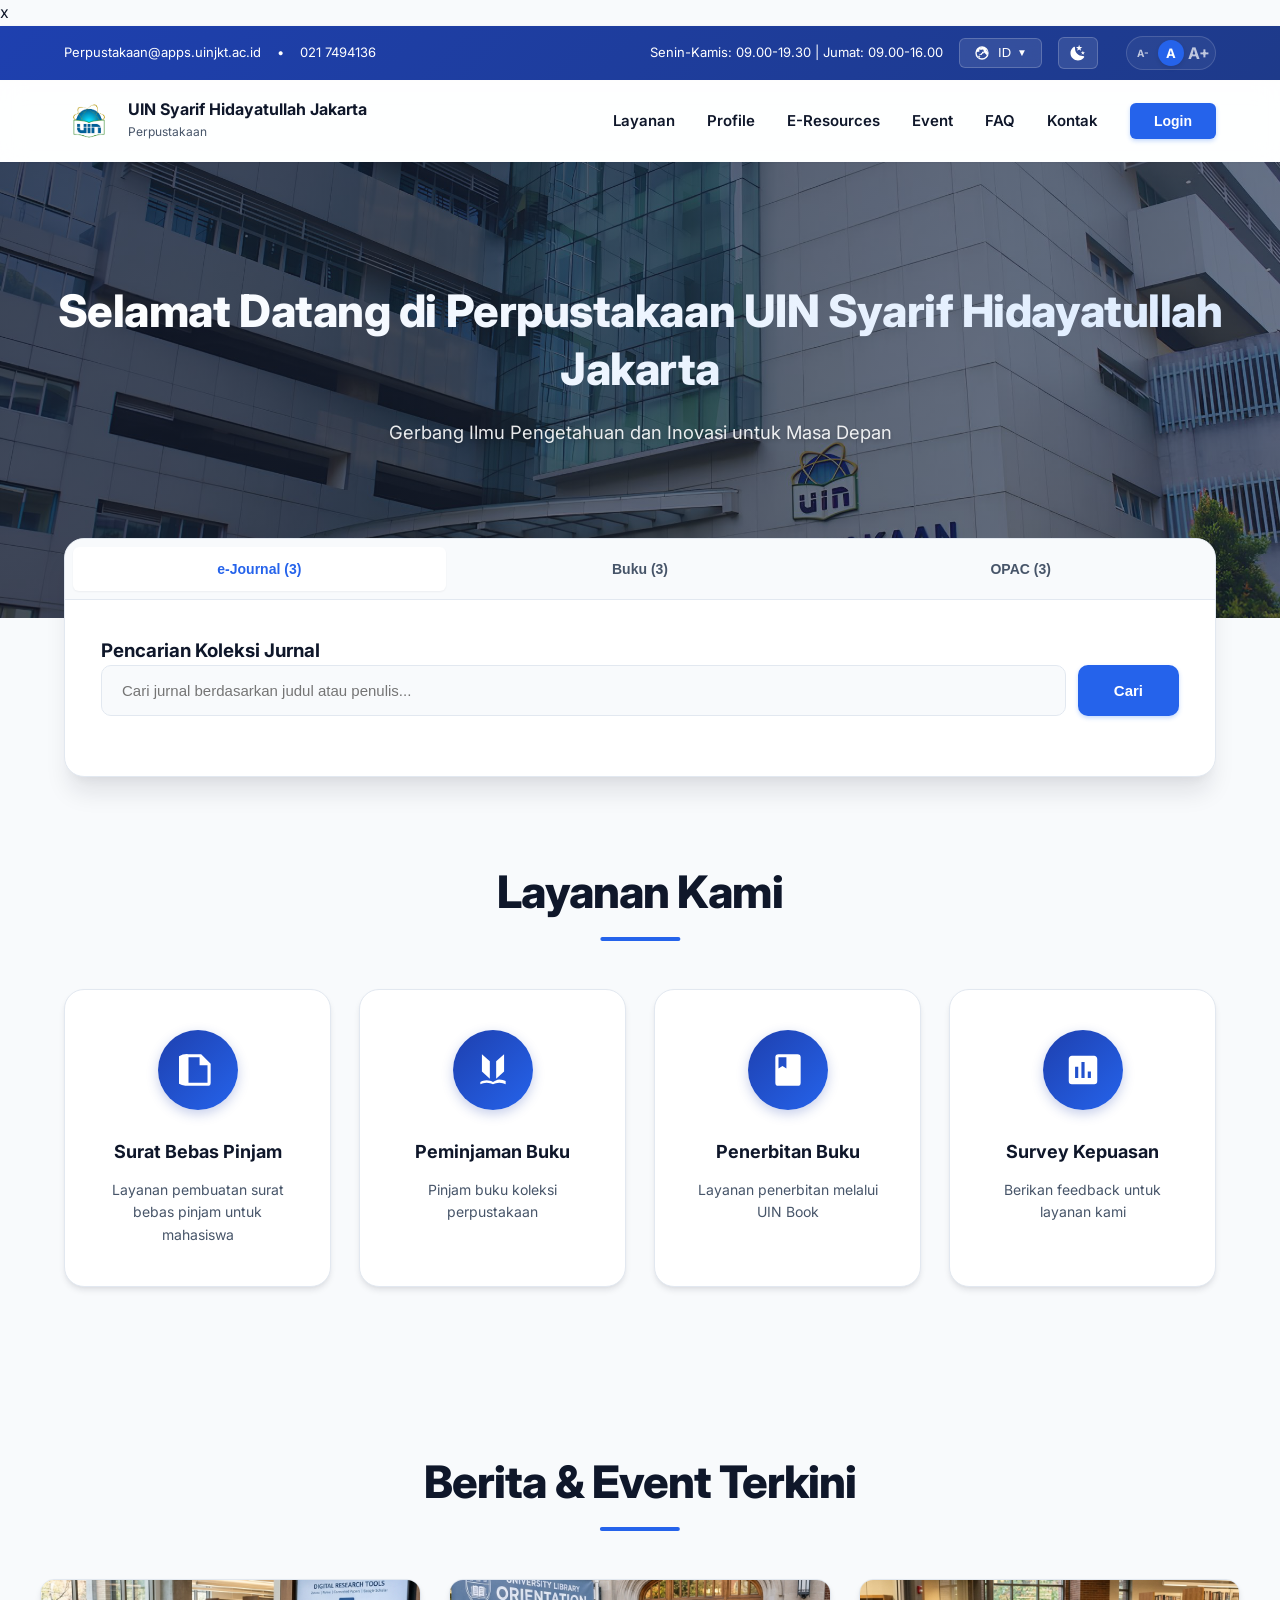
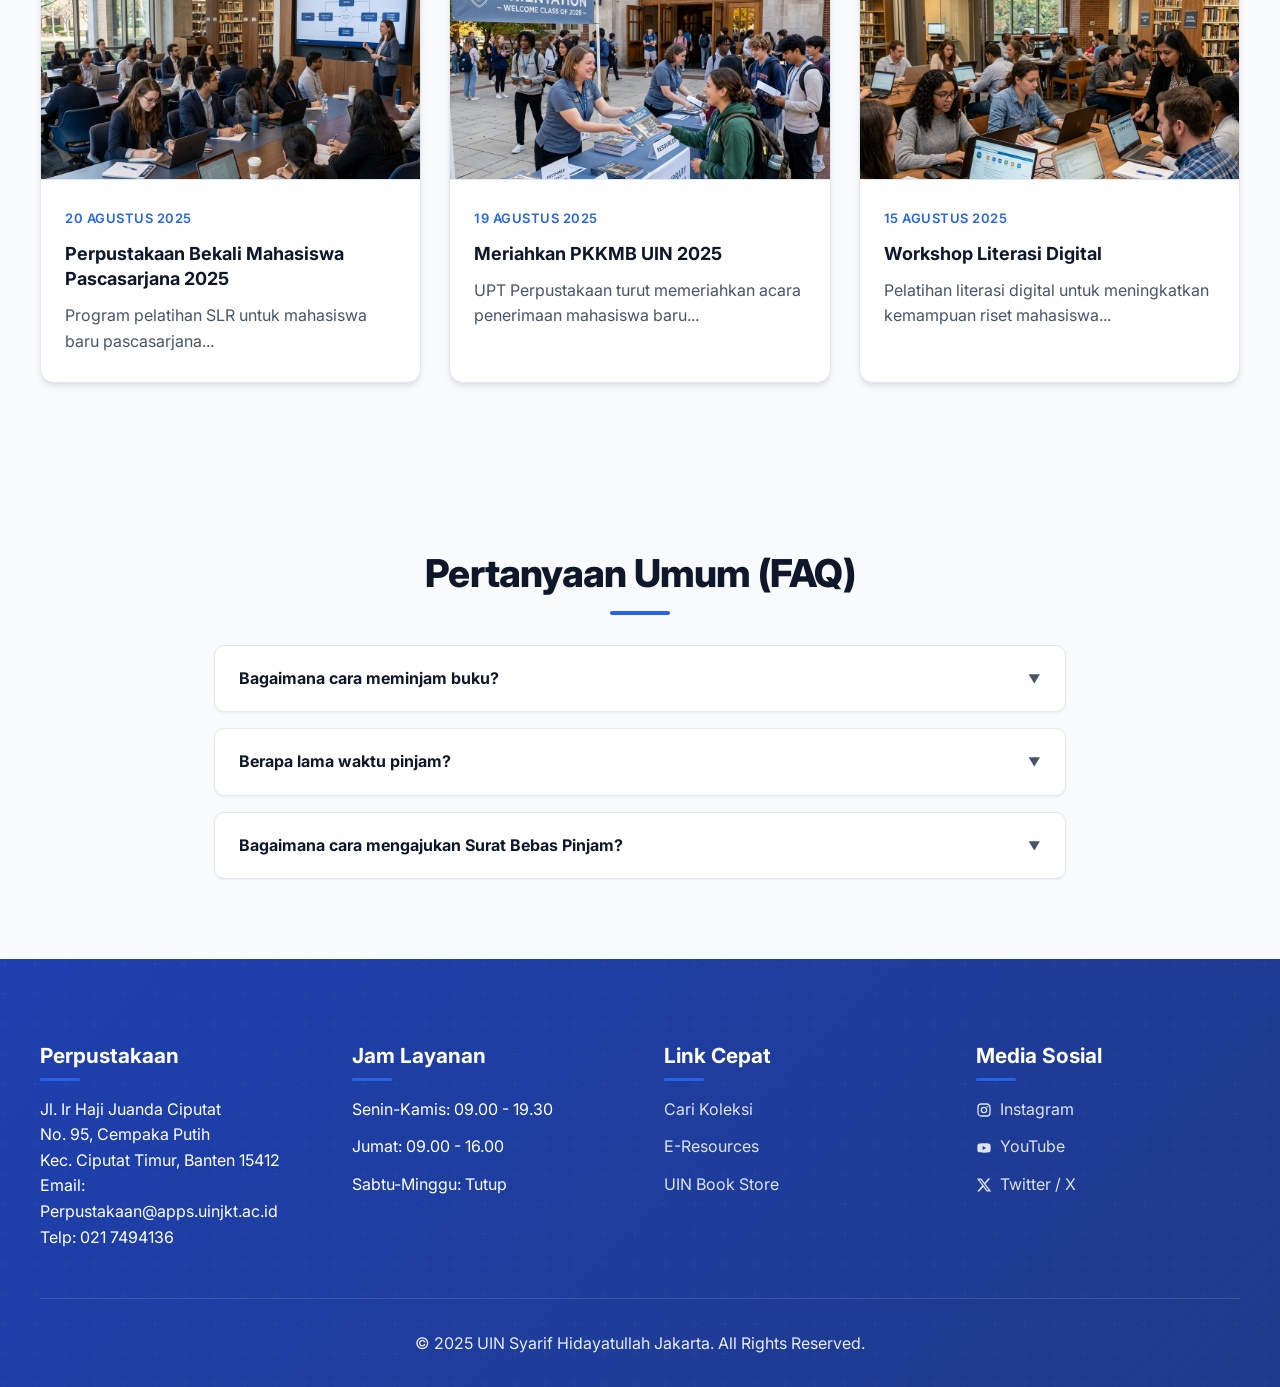
<file: index.html>
<!DOCTYPE html>
<html lang="id">
<head>
    <meta charset="UTF-8">
    <meta name="viewport" content="width=device-width, initial-scale=1.0">
    <meta name="description" content="Perpustakaan Utama UIN Syarif Hidayatullah Jakarta — pusat literasi, riset digital, dan akses koleksi buku, jurnal, serta e-resources terpadu.">
    <meta name="author" content="UIN Syarif Hidayatullah Jakarta">
    <meta name="theme-color" content="#1e40af">x
    <meta property="og:title" content="Perpustakaan UIN Syarif Hidayatullah Jakarta">
    <meta property="og:description" content="Pusat literasi dan riset digital — akses koleksi buku, jurnal, dan e-resources terpadu.">
    <meta property="og:type" content="website">
    <link rel="preconnect" href="https://fonts.googleapis.com">
    <link rel="preconnect" href="https://fonts.gstatic.com" crossorigin>
    <link href="https://fonts.googleapis.com/css2?family=Inter:wght@400;500;600;700;800;900&display=swap" rel="stylesheet">
    <link rel="stylesheet" href="style.css">
    <script src="script.js" defer></script>
    <title>Perpustakaan UIN Syarif Hidayatullah Jakarta</title>
</head>
<body>
    <!-- Top Bar -->
    <div class="top-bar">
        <div class="container">
            <div class="top-info">
                <span data-lang-key="top_email"><svg class="emote-icon" style="fill: currentColor; margin-right:6px; width: 16px; height: 16px; vertical-align: middle;" viewBox="0 0 24 24"><path d="M20,4H4C2.89,4 2,4.89 2,6V18A2,2 0 0,0 4,20H20A2,2 0 0,0 22,18V6C22,4.89 21.1,4 20,4M20,8L12,13L4,8V6L12,11L20,6V8Z"/></svg>Perpustakaan@apps.uinjkt.ac.id</span>
                <span>•</span>
                <span data-lang-key="top_phone"><svg class="emote-icon" style="fill: currentColor; margin-right:6px; width: 16px; height: 16px; vertical-align: middle;" viewBox="0 0 24 24"><path d="M6.62,10.79C8.06,13.62 10.38,15.94 13.21,17.38L15.41,15.18C15.69,14.9 16.08,14.82 16.43,14.93C17.55,15.3 18.75,15.5 20,15.5A1,1 0 0,1 21,16.5V20A1,1 0 0,1 20,21A17,17 0 0,1 3,4A1,1 0 0,1 4,3H7.5A1,1 0 0,1 8.5,4C8.5,5.25 8.7,6.45 9.07,7.57C9.18,7.92 9.1,8.31 8.82,8.59L6.62,10.79Z"/></svg>021 7494136</span>
            </div>
            <div class="top-schedule-lang">
                <span class="top-schedule" data-lang-key="top_schedule">Senin-Kamis: 09.00-19.30 | Jumat: 09.00-16.00</span>
                <div class="language-switcher">
                    <button class="lang-button" onclick="toggleLangDropdown()">
                        <svg class="icon-globe" viewBox="0 0 24 24" width="16" height="16" fill="currentColor" style="vertical-align: middle; margin-right: 2px;">
                            <path d="M12,2A10,10 0 0,0 2,12A10,10 0 0,0 12,22A10,10 0 0,0 22,12A10,10 0 0,0 12,2M12,4A8,8 0 0,1 20,12C20,13.09 19.78,14.14 19.38,15.11L14.5,10.23V9A2,2 0 0,0 12,7H9V5.5C9,4.67 9.89,4 11,4H12M4.26,14C4.1,13.36 4,12.7 4,12A8,8 0 0,1 12,4V6H10A2,2 0 0,0 8,8V10H6A2,2 0 0,0 4,12V14M6,17.75C6.3,16.7 7.07,15.86 8.08,15.42C8.61,15.19 9.22,15 10,15H11A1,1 0 0,0 12,14V13H13A2,2 0 0,0 15,11V9H17A2,2 0 0,0 19,7H19.5C19.82,8.5 20,10.19 20,12C20,13.2 19.82,14.36 19.5,15.46L14,10H12V12A2,2 0 0,0 10,14H8V16A2,2 0 0,0 9.87,17.75C8.36,18.84 6.64,18.84 5,17.75M12,20A8,8 0 0,1 12,4A8,8 0 0,1 12,20Z"/>
                        </svg>
                        <span id="currentLangText">ID</span>
                        <span style="font-size: 10px;">▼</span>
                    </button>
                    <div class="lang-dropdown" id="langDropdown">
                        <div class="lang-item active" data-lang="id" onclick="setLanguage('id', this)">Indonesia</div>
                        <div class="lang-item" data-lang="en" onclick="setLanguage('en', this)">English</div>
                    </div>
                </div>
                <!-- Dark Mode Toggle -->
                <button class="theme-toggle" onclick="toggleTheme()" aria-label="Toggle dark/light theme" data-lang-key-aria="theme_toggle_aria">
                    <svg class="icon-sun" viewBox="0 0 24 24" width="18" height="18" fill="currentColor"><path d="M12,7A5,5 0 0,1 17,12A5,5 0 0,1 12,17A5,5 0 0,1 7,12A5,5 0 0,1 12,7M12,9A3,3 0 0,0 9,12A3,3 0 0,0 12,15A3,3 0 0,0 15,12A3,3 0 0,0 12,9M12,2L14.39,5.42C13.65,5.15 12.84,5 12,5C11.16,5 10.35,5.15 9.61,5.42L12,2M3.34,7L7.5,6.65C6.9,7.16 6.36,7.78 5.93,8.5C5.5,9.22 5.25,9.97 5.11,10.73L3.34,7M3.36,17L5.12,13.23C5.26,14 5.53,14.78 5.95,15.5C6.37,16.22 6.91,16.82 7.5,17.35L3.36,17M20.65,7L18.88,10.73C18.74,9.97 18.47,9.22 18.05,8.5C17.63,7.78 17.1,7.16 16.5,6.65L20.65,7M20.64,17L16.5,17.35C17.09,16.82 17.63,16.22 18.05,15.5C18.47,14.78 18.74,14 18.88,13.23L20.64,17M12,22L9.59,18.56C10.33,18.83 11.14,19 12,19C12.82,19 13.63,18.83 14.37,18.56L12,22Z"/></svg>
                    <svg class="icon-moon" viewBox="0 0 24 24" width="18" height="18" fill="currentColor"><path d="M17.75,4.09L15.22,6.03L16.13,9.09L13.5,7.28L10.87,9.09L11.78,6.03L9.25,4.09L12.44,4L13.5,1L14.56,4L17.75,4.09M21.25,11L19.61,12.25L20.2,14.23L18.5,13.06L16.8,14.23L17.39,12.25L15.75,11L17.81,10.95L18.5,9L19.19,10.95L21.25,11M18.97,15.95C19.8,15.87 20.69,17.05 20.16,17.8C19.84,18.25 19.5,18.67 19.08,19.07C15.17,23 8.84,23 4.94,19.07C1.03,15.17 1.03,8.83 4.94,4.93C5.34,4.53 5.76,4.17 6.21,3.85C6.96,3.32 8.14,4.21 8.06,5.04C7.79,7.9 8.75,10.87 10.95,13.06C13.14,15.26 16.1,16.22 18.97,15.95Z"/></svg>
                </button>
                <!-- Accessibility Controls (Font Resizer Capsule) -->
                <div class="accessibility-controls-capsule">
                    <button class="access-btn" data-size="small" onclick="changeFontSize('small', this)" title="Teks Kecil" data-lang-key-title="access_small_title" data-lang-key-aria="access_small_title">A-</button>
                    <button class="access-btn active" data-size="medium" onclick="changeFontSize('medium', this)" title="Teks Normal" data-lang-key-title="access_medium_title" data-lang-key-aria="access_medium_title">A</button>
                    <button class="access-btn" data-size="large" onclick="changeFontSize('large', this)" title="Teks Besar" data-lang-key-title="access_large_title" data-lang-key-aria="access_large_title">A+</button>
                </div>
            </div>
        </div>
    </div>

    <!-- Header Navigation -->
    <header>
        <nav>
            <div class="logo-section" onclick="scrollToTop()">
                <div class="logo-mark"></div>
                <div>
                    <div class="logo-title">UIN Syarif Hidayatullah Jakarta</div>
                    <div class="logo-subtitle" data-lang-key="header_subtitle">Perpustakaan Utama</div>
                </div>
            </div>
            <!-- Mobile Menu Toggle -->
            <button class="mobile-menu-toggle" onclick="toggleMobileMenu()" aria-label="Toggle navigation menu" data-lang-key-aria="menu_toggle_aria">
                <svg viewBox="0 0 24 24" width="24" height="24" fill="currentColor">
                    <path d="M3 18h18v-2H3v2zm0-5h18v-2H3v2zm0-7v2h18V6H3z"/>
                </svg>
            </button>
            <ul class="nav-links">
                <li><a onclick="scrollToSection('layanan')" data-lang-key="nav_services">Layanan</a></li>
                <li><a onclick="openModal('profile')" data-lang-key="nav_profile">Profil</a></li>
                <li><a onclick="openModal('e-resources')" data-lang-key="nav_eresources">E-Resources</a></li>
                <li><a onclick="scrollToSection('event')" data-lang-key="nav_event">Event</a></li>
                <li><a onclick="scrollToSection('faq')" data-lang-key="nav_faq">FAQ</a></li>
                <li><a onclick="scrollToSection('kontak')" data-lang-key="nav_contact">Kontak</a></li>
                <li id="authButton">
                    <button class="btn-login" onclick="openModal('login')" data-lang-key="nav_login">Login</button>
                </li>
                <!-- Admin (Pustakawan) button appears after login when role is admin -->
                <li id="adminButton" style="display:none;">
                    <button class="btn-login" onclick="scrollToSection('search-section'); switchTab(4);" data-lang-key="nav_admin">Pustakawan</button>
                </li>
            </ul>
        </nav>
    </header>

    <!-- Hero Section -->
    <section class="hero">
        <div class="hero-overlay"></div>
        <div class="container">
            <h1 data-lang-key="hero_title">Selamat Datang di Perpustakaan UIN Syarif Hidayatullah Jakarta</h1>
            <p data-lang-key="hero_subtitle">Gerbang Ilmu Pengetahuan dan Inovasi untuk Masa Depan</p>
        </div>
    </section>

    <!-- Search Section -->
    <section class="search-section" id="search-section">
        <div class="search-tabs">
            <div class="tab-buttons">
                <button class="tab-btn active" data-tab="0" data-lang-key="tab_journal">e-Journal</button>
                <button class="tab-btn" data-tab="1" data-lang-key="tab_book">Buku</button>
                <button class="tab-btn" data-tab="2" data-lang-key="tab_opac">OPAC</button>
                <button class="tab-btn" id="collectionTab" data-tab="3" data-lang-key="nav_collections" style="display: none;">Koleksi</button>
                <button class="tab-btn" id="adminDataTab" data-tab="4" data-lang-key="tab_manage" style="display: none;">Kelola Data</button>
                <button class="tab-btn" id="adminUsersTab" data-tab="5" data-lang-key="tab_members" style="display: none;">Kelola Anggota</button>
            </div>

            <!-- Journal Tab -->
            <div class="tab-content active" data-content="1">
                <h3 class="tab-title" data-lang-key="search_journal_title">Pencarian Koleksi Jurnal</h3>
                <form class="search-form" data-type="journal">
                    <input type="text" data-lang-key-placeholder="search_journal_placeholder" placeholder="Cari jurnal berdasarkan judul atau penulis...">
                    <button type="submit" data-lang-key="search_button">Cari</button>
                </form>
                <div class="search-results" id="journalResults"></div>
            </div>

            <!-- Book Tab -->
            <div class="tab-content" data-content="2">
                <h3 class="tab-title" data-lang-key="search_book_title">Pencarian Buku</h3>
                <form class="search-form" data-type="book">
                    <input type="text" data-lang-key-placeholder="search_book_placeholder" placeholder="Cari buku berdasarkan judul atau penulis...">
                    <button type="submit" data-lang-key="search_button">Cari</button>
                </form>
                <div class="search-results" id="bookResults"></div>
            </div>

            <!-- OPAC Tab -->
            <div class="tab-content" data-content="3">
                <h3 class="tab-title" data-lang-key="search_opac_title">Pencarian Koleksi OPAC</h3>
                <form class="search-form" data-type="opac">
                    <input type="text" data-lang-key-placeholder="search_opac_placeholder" placeholder="Cari koleksi berdasarkan judul, penulis, atau nomor panggil...">
                    <button type="submit" data-lang-key="search_button">Cari</button>
                </form>
                <div class="search-results" id="opacResults"></div>
            </div>

            <!-- Collection Tab -->
            <div class="tab-content" data-content="4">
                <h3 class="tab-title" data-lang-key="modal_collections_title">Seluruh Koleksi Perpustakaan</h3>
                <div class="auth-tabs">
                    <button class="auth-tab active" onclick="filterCollection('all', this)" data-lang-key="collection_all">Semua</button>
                    <button class="auth-tab" onclick="filterCollection('journal', this)" data-lang-key="collection_journal">Jurnal</button>
                    <button class="auth-tab" onclick="filterCollection('book', this)" data-lang-key="collection_book">Buku</button>
                    <button class="auth-tab" onclick="filterCollection('opac', this)" data-lang-key="collection_opac">OPAC</button>
                </div>
                <div id="collectionListContainer" class="manage-grid"></div>
            </div>

            <!-- Admin Data Tab -->
            <div class="tab-content" id="adminDataTabContent" data-content="5">
                <h3 class="tab-title" data-lang-key="manage_title">Kelola Data Pustakawan</h3>
                <p class="muted" data-lang-key="manage_subtitle" style="margin-bottom: 24px;">Tambah, edit, atau hapus data jurnal, buku, dan OPAC.</p>
                
                <!-- Sub-tabs bar for Kelola Data -->
                <div class="sub-tabs" style="margin-bottom: 24px;">
                    <button class="sub-tab-btn active" onclick="switchSubTab('daftar', this)" data-lang-key="manage_tab_list">Daftar Koleksi</button>
                    <button class="sub-tab-btn" onclick="switchSubTab('add-journal', this)" data-lang-key="manage_add_journal">Tambah Jurnal</button>
                    <button class="sub-tab-btn" onclick="switchSubTab('add-book', this)" data-lang-key="manage_add_book">Tambah Buku</button>
                    <button class="sub-tab-btn" onclick="switchSubTab('add-opac', this)" data-lang-key="manage_add_opac">Tambah OPAC</button>
                </div>

                <!-- Sub Tab: Daftar Koleksi -->
                <div id="subTab-daftar" class="sub-tab-content active">
                    <div class="manage-card" style="max-width: 100%;">
                        <div style="display: flex; justify-content: space-between; align-items: center; flex-wrap: wrap; gap: 12px; margin-bottom: 20px; border-bottom: 1px solid var(--border-color); padding-bottom: 15px;">
                            <h4 data-lang-key="manage_current_data" style="margin: 0; font-weight: 700; color: var(--text-dark);">Data Koleksi Saat Ini</h4>
                            <div class="button-group" style="display: flex; gap: 8px; flex-wrap: wrap; margin: 0;">
                                <button class="btn-secondary" onclick="exportData()" data-lang-key="button_export" style="margin: 0; padding: 10px 16px; font-size: 13px;">Ekspor JSON</button>
                                <button class="btn-secondary" onclick="loadDemoData(); renderDataLists();" data-lang-key="button_load_demo" style="margin: 0; padding: 10px 16px; font-size: 13px;">Muat Demo</button>
                                <button class="btn-danger" onclick="clearAllData(); renderDataLists();" data-lang-key="button_clear_all" style="margin: 0; padding: 10px 16px; font-size: 13px;">Hapus Semua</button>
                            </div>
                        </div>
                        <div id="dataLists" class="data-list"></div>
                    </div>
                </div>

                <!-- Sub Tab: Add Journal -->
                <div id="subTab-add-journal" class="sub-tab-content">
                    <div class="manage-card manage-form-container">
                        <h4 data-lang-key="manage_add_journal" style="border-bottom: 1px solid var(--border-color); padding-bottom: 15px; margin-bottom: 20px;">Tambah Jurnal Baru</h4>
                        <form onsubmit="handleAddJournal(event)">
                            <div class="form-group">
                                <label data-lang-key="form_title">Judul *</label>
                                <input type="text" name="title" required>
                            </div>
                            <div class="form-group">
                                <label data-lang-key="form_author">Penulis *</label>
                                <input type="text" name="author" required>
                            </div>
                            <div class="form-row">
                                <div class="form-group">
                                    <label data-lang-key="form_year">Tahun</label>
                                    <input type="number" name="year" min="1000" max="2027">
                                </div>
                                <div class="form-group">
                                    <label>ISSN</label>
                                    <input type="text" name="issn">
                                </div>
                            </div>
                            <div class="form-group">
                                <label data-lang-key="form_description">Deskripsi</label>
                                <textarea name="description"></textarea>
                            </div>
                            <button type="submit" class="btn-primary" data-lang-key="button_save_journal" style="width: 100%; margin-top: 10px;">Simpan Jurnal</button>
                        </form>
                    </div>
                </div>

                <!-- Sub Tab: Add Book -->
                <div id="subTab-add-book" class="sub-tab-content">
                    <div class="manage-card manage-form-container">
                        <h4 data-lang-key="manage_add_book" style="border-bottom: 1px solid var(--border-color); padding-bottom: 15px; margin-bottom: 20px;">Tambah Buku Baru</h4>
                        <form onsubmit="handleAddBook(event)">
                            <div class="form-group">
                                <label data-lang-key="form_title">Judul *</label>
                                <input type="text" name="title" required>
                            </div>
                            <div class="form-group">
                                <label data-lang-key="form_author">Penulis *</label>
                                <input type="text" name="author" required>
                            </div>
                            <div class="form-row">
                                <div class="form-group">
                                    <label data-lang-key="form_year">Tahun</label>
                                    <input type="number" name="year" min="1000" max="2027">
                                </div>
                                <div class="form-group">
                                    <label>ISBN</label>
                                    <input type="text" name="isbn">
                                </div>
                            </div>
                            <div class="form-row">
                                <div class="form-group">
                                    <label data-lang-key="form_pages">Halaman</label>
                                    <input type="number" name="pages">
                                </div>
                                <div class="form-group">
                                    <label data-lang-key="form_available">Ketersediaan</label>
                                    <input type="number" name="available" min="0" value="1">
                                </div>
                            </div>
                            <div class="form-group">
                                <label data-lang-key="form_description">Deskripsi</label>
                                <textarea name="description"></textarea>
                            </div>
                            <button type="submit" class="btn-primary" data-lang-key="button_save_book" style="width: 100%; margin-top: 10px;">Simpan Buku</button>
                        </form>
                    </div>
                </div>

                <!-- Sub Tab: Add OPAC -->
                <div id="subTab-add-opac" class="sub-tab-content">
                    <div class="manage-card manage-form-container">
                        <h4 data-lang-key="manage_add_opac" style="border-bottom: 1px solid var(--border-color); padding-bottom: 15px; margin-bottom: 20px;">Tambah OPAC Baru</h4>
                        <form onsubmit="handleAddOpac(event)">
                            <div class="form-group">
                                <label data-lang-key="form_title">Judul *</label>
                                <input type="text" name="title" required>
                            </div>
                            <div class="form-group">
                                <label data-lang-key="form_author">Penulis *</label>
                                <input type="text" name="author" required>
                            </div>
                            <div class="form-group">
                                <label data-lang-key="form_call_number">Nomor Panggil</label>
                                <input type="text" name="call_number">
                            </div>
                            <div class="form-row">
                                <div class="form-group">
                                    <label data-lang-key="form_year">Tahun</label>
                                    <input type="number" name="year" min="1000" max="2027">
                                </div>
                                <div class="form-group">
                                    <label data-lang-key="form_copies">Eksemplar</label>
                                    <input type="number" name="copies" min="0" value="1">
                                </div>
                            </div>
                            <div class="form-group">
                                <label data-lang-key="form_status">Status</label>
                                <select name="status">
                                    <option value="Tersedia" data-lang-key="status_available">Tersedia</option>
                                    <option value="Dipinjam" data-lang-key="status_borrowed">Dipinjam</option>
                                </select>
                            </div>
                            <div class="form-group">
                                <label data-lang-key="form_description">Deskripsi</label>
                                <textarea name="description"></textarea>
                            </div>
                            <button type="submit" class="btn-primary" data-lang-key="button_save_opac" style="width: 100%; margin-top: 10px;">Simpan OPAC</button>
                        </form>
                    </div>
                </div>
            </div>

            <!-- Admin Members Tab -->
            <div class="tab-content" id="adminUsersTabContent" data-content="6">
                <h3 class="tab-title" data-lang-key="manage_users_title">Manajemen Pengguna</h3>
                <p class="muted" data-lang-key="manage_users_subtitle" style="margin-bottom: 24px;">Kelola akses, pendaftaran, dan peran untuk pengguna perpustakaan.</p>
                <div class="manage-card" style="max-width: 100%;">
                    <h4 data-lang-key="manage_users_list" style="margin-bottom: 15px;">Daftar Anggota / Pengguna</h4>
                    <div id="userListContainer" class="data-list"></div>
                </div>
            </div>
        </div>
    </section>

    <!-- Services Section -->
    <section class="quick-access" id="layanan">
        <h2 data-lang-key="services_title">Layanan Kami</h2>
        <div class="service-grid">
            <div class="service-card" data-service="bebas-pinjam">
                <div class="service-icon">
                    <svg viewBox="0 0 24 24" style="width: 38px; height: 38px; fill: white;"><path d="M14,2H6A2,2 0 0,0 4,22H18A2,2 0 0,0 20,20V8L14,2M18,20H6V4H13V9H18V20Z"/></svg>
                </div>
                <h3 data-lang-key="service_bebas_pinjam_title">Surat Bebas Pinjam</h3>
                <p data-lang-key="service_bebas_pinjam_desc">Layanan pembuatan surat bebas pinjam secara online.</p>
            </div>

            <div class="service-card" data-service="peminjaman">
                <div class="service-icon">
                    <svg viewBox="0 0 24 24" style="width: 38px; height: 38px; fill: white;"><path d="M19,2L14,6.5v11L19,13V2m-9,4.5L5,2v11l5,4.5V6.5m10,12.5c-1-.5-2.5-1-4-1s-3,1-4,1.5c-1-.5-2.5-1-4-1s-3,.5-4,1v1.5c1-.5 2.5-1 4-1s3,.5 4,1c1-.5 2.5-1 4-1s3,.5 4,1V19z"/></svg>
                </div>
                <h3 data-lang-key="service_peminjaman_title">Peminjaman Buku</h3>
                <p data-lang-key="service_peminjaman_desc">Akses ribuan koleksi buku fisik perpustakaan.</p>
            </div>

            <div class="service-card" data-service="penerbitan">
                <div class="service-icon">
                    <svg viewBox="0 0 24 24" style="width: 38px; height: 38px; fill: white;"><path d="M18,22A2,2 0 0,0 20,20V4A2,2 0 0,0 18,2H6A2,2 0 0,0 4,4V20A2,2 0 0,0 6,22H18M6,4H11V11L8.5,9.5L6,11V4z"/></svg>
                </div>
                <h3 data-lang-key="service_penerbitan_title">Penerbitan Buku</h3>
                <p data-lang-key="service_penerbitan_desc">Dukungan publikasi ilmiah dan penerbitan buku.</p>
            </div>

            <div class="service-card" data-service="survey">
                <div class="service-icon">
                    <svg viewBox="0 0 24 24" style="width: 38px; height: 38px; fill: white;"><path d="M19,3H5C3.89,3 3,3.89 3,5V19A2,2 0 0,0 5,21H19A2,2 0 0,0 21,19V5C21,3.89 20.1,3 19,3M9,17H7V10H9V17M13,17H11V7H13V17M17,17H15V13H17V17Z"/></svg>
                </div>
                <h3 data-lang-key="service_survey_title">Survey Kepuasan</h3>
                <p data-lang-key="service_survey_desc">Berikan feedback untuk kualitas layanan kami.</p>
            </div>
        </div>
    </section>

    <!-- News Section -->
    <section class="news-section" id="event">
        <div class="news-container">
            <h2 data-lang-key="news_title">Berita & Event Terkini</h2>
            <div class="news-grid">
                <div class="news-card" data-news="news-1">
                    <div class="news-icon">
                        <img src="news_riset_event.png" alt="Literasi Riset Pascasarjana 2025">
                    </div>
                    <div class="news-content">
                        <div class="news-date">20 Agustus 2025</div>
                        <h3 data-lang-key="news_1_title">Literasi Riset Pascasarjana 2025</h3>
                        <p data-lang-key="news_1_desc">Pelatihan intensif literasi informasi bagi mahasiswa baru.</p>
                    </div>
                </div>

                <div class="news-card" data-news="news-2">
                    <div class="news-icon">
                        <img src="news_pkkmb_event.png" alt="Kemeriahan PKKMB UIN 2025">
                    </div>
                    <div class="news-content">
                        <div class="news-date">19 Agustus 2025</div>
                        <h3 data-lang-key="news_2_title">Kemeriahan PKKMB UIN 2025</h3>
                        <p data-lang-key="news_2_desc">Perpustakaan menyambut generasi baru literat UIN Jakarta.</p>
                    </div>
                </div>

                <div class="news-card" data-news="news-3">
                    <div class="news-icon">
                        <img src="news_workshop_event.png" alt="Workshop E-Resources">
                    </div>
                    <div class="news-content">
                        <div class="news-date">15 Agustus 2025</div>
                        <h3 data-lang-key="news_3_title">Workshop E-Resources</h3>
                        <p data-lang-key="news_3_desc">Optimalisasi penggunaan database jurnal internasional.</p>
                    </div>
                </div>
            </div>
        </div>
    </section>

    <!-- FAQ Section -->
    <section class="faq-section" id="faq">
        <h2 data-lang-key="faq_title">Pertanyaan Umum (FAQ)</h2>
        <div class="faq-accordion">
            <div class="faq-item" tabindex="0" role="button" aria-expanded="false">
                <h4 class="faq-question" data-lang-key="faq_q1">Bagaimana cara meminjam buku?</h4>
                <div class="faq-answer" hidden>
                    <p data-lang-key="faq_a1">Login, cari buku, klik "Pinjam Buku Ini", isi formulir, dan konfirmasi. Maksimum 3 buku untuk mahasiswa, 5 buku untuk dosen.</p>
                </div>
            </div>
            <div class="faq-item" tabindex="0" role="button" aria-expanded="false">
                <h4 class="faq-question" data-lang-key="faq_q2">Berapa lama waktu pinjam?</h4>
                <div class="faq-answer" hidden>
                    <p data-lang-key="faq_a2">Mahasiswa: 7 hari, Dosen: 14 hari. Dapat diperpanjang dengan mengajukan permohonan.</p>
                </div>
            </div>
            <div class="faq-item" tabindex="0" role="button" aria-expanded="false">
                <h4 class="faq-question" data-lang-key="faq_q3">Bagaimana cara mengajukan Surat Bebas Pinjam?</h4>
                <div class="faq-answer" hidden>
                    <p data-lang-key="faq_a3">Masuk ke profil, pilih tab "Pengajuan Saya", pilih "Surat Bebas Pinjam" dan ikuti instruksi. Diterima setelah tidak ada pinjaman aktif.</p>
                </div>
            </div>
        </div>
    </section>

    <!-- Footer -->
    <footer id="kontak">
        <div class="footer-container">
            <div class="footer-section">
                <h3 data-lang-key="footer_library">Perpustakaan Utama</h3>
                <p data-lang-key="footer_address">Jl. Ir Haji Juanda Ciputat No. 95,<br>Kec. Ciputat Timur, Banten 15412</p>
                <p class="footer-contact">
                    Email: Perpustakaan@apps.uinjkt.ac.id<br>
                    Telp: 021 7494136
                </p>
            </div>

            <div class="footer-section">
                <h3 data-lang-key="footer_service_hours">Jam Layanan</h3>
                <ul>
                    <li data-lang-key="footer_schedule_mon_thu">Senin-Kamis: 09.00 - 19.30</li>
                    <li data-lang-key="footer_schedule_fri">Jumat: 09.00 - 16.00</li>
                    <li data-lang-key="footer_schedule_weekend">Sabtu-Minggu: Tutup</li>
                </ul>
            </div>

            <div class="footer-section">
                <h3 data-lang-key="footer_quick_links">Tautan Cepat</h3>
                <ul>
                    <li><a href="#" onclick="scrollToSection('search-section');" data-lang-key="nav_opac">Cari Koleksi</a></li>
                    <li><a href="#" onclick="openModal('e-resources'); return false;" data-lang-key="footer_quick_eresources">E-Resources</a></li>
                    <li><a href="#" onclick="openModal('penerbitan'); return false;" data-lang-key="footer_quick_book">UIN Book Store</a></li>
                </ul>
            </div>

            <div class="footer-section">
                <h3 data-lang-key="footer_social_media">Media Sosial</h3>
                <ul>
                    <li><a href="https://www.instagram.com/uinjktofficial/" target="_blank" rel="noopener noreferrer"><svg viewBox="0 0 24 24" width="16" height="16" fill="currentColor" style="vertical-align: middle; margin-right: 8px;"><path d="M7.8,2H16.2C19.4,2 22,4.6 22,7.8V16.2A5.8,5.8 0 0,1 16.2,22H7.8C4.6,22 2,19.4 2,16.2V7.8A5.8,5.8 0 0,1 7.8,2M7.6,4A3.6,3.6 0 0,0 4,7.6V16.4C4,18.39 5.61,20 7.6,20H16.4A3.6,3.6 0 0,0 20,16.4V7.6C20,5.61 18.39,4 16.4,4H7.6M17.25,5.5A1.25,1.25 0 0,1 18.5,6.75A1.25,1.25 0 0,1 17.25,8A1.25,1.25 0 0,1 16,6.75A1.25,1.25 0 0,1 17.25,5.5M12,7A5,5 0 0,1 17,12A5,5 0 0,1 12,17A5,5 0 0,1 7,12A5,5 0 0,1 12,7M12,9A3,3 0 0,0 9,12A3,3 0 0,0 12,15A3,3 0 0,0 15,12A3,3 0 0,0 12,9Z"/></svg>Instagram</a></li>
                    <li><a href="https://www.youtube.com/@uinjktofficial/featured" target="_blank" rel="noopener noreferrer"><svg viewBox="0 0 24 24" width="16" height="16" fill="currentColor" style="vertical-align: middle; margin-right: 8px;"><path d="M10,15L15.19,12L10,9V15M21.56,7.17C21.69,7.64 21.78,8.27 21.84,9.07C21.91,9.87 21.94,10.56 21.94,11.16L22,12C22,14.19 21.84,15.8 21.56,16.83C21.31,17.73 20.73,18.31 19.83,18.56C19.36,18.69 18.5,18.78 17.18,18.84C15.88,18.91 14.69,18.94 13.59,18.94L12,19C7.81,19 5.2,18.84 4.17,18.56C3.27,18.31 2.69,17.73 2.44,16.83C2.31,16.36 2.22,15.73 2.16,14.93C2.09,14.13 2.06,13.44 2.06,12.84L2,12C2,9.81 2.16,8.2 2.44,7.17C2.69,6.27 3.27,5.69 4.17,5.44C4.64,5.31 5.5,5.22 6.82,5.16C8.12,5.09 9.31,5.06 10.41,5.06L12,5C16.19,5 18.8,5.16 19.83,5.44C20.73,5.69 21.31,6.27 21.56,7.17Z"/></svg>YouTube</a></li>
                    <li><a href="https://x.com/uinjktofficial" target="_blank" rel="noopener noreferrer"><svg viewBox="0 0 24 24" width="16" height="16" fill="currentColor" style="vertical-align: middle; margin-right: 8px;"><path d="M18.244 2.25h3.308l-7.227 8.26 8.502 11.24H16.17l-5.214-6.817L4.99 21.75H1.68l7.73-8.835L1.254 2.25H8.08l4.713 6.231zm-1.161 17.52h1.833L7.084 4.126H5.117z"/></svg>Twitter / X</a></li>
                </ul>
            </div>
        </div>

        <div class="footer-bottom">
            <p data-lang-key="footer_copyright">© 2025 UIN Syarif Hidayatullah Jakarta. Member of Indonesia OneSearch.</p>
        </div>
    </footer>

    <!-- Modal -->
    <div id="modal" class="modal">
        <div class="modal-content">
            <div class="modal-header">
                <h2 id="modalTitle">Judul Modal</h2>
                <button class="close-btn" id="closeModalBtn" aria-label="Tutup modal" data-lang-key-aria="modal_close_aria">×</button>
            </div>
            <div id="modalBody"></div>
        </div>
    </div>

    <!-- Toast Container -->
    <div class="toast-container"></div>
</body>
</html>
</file>
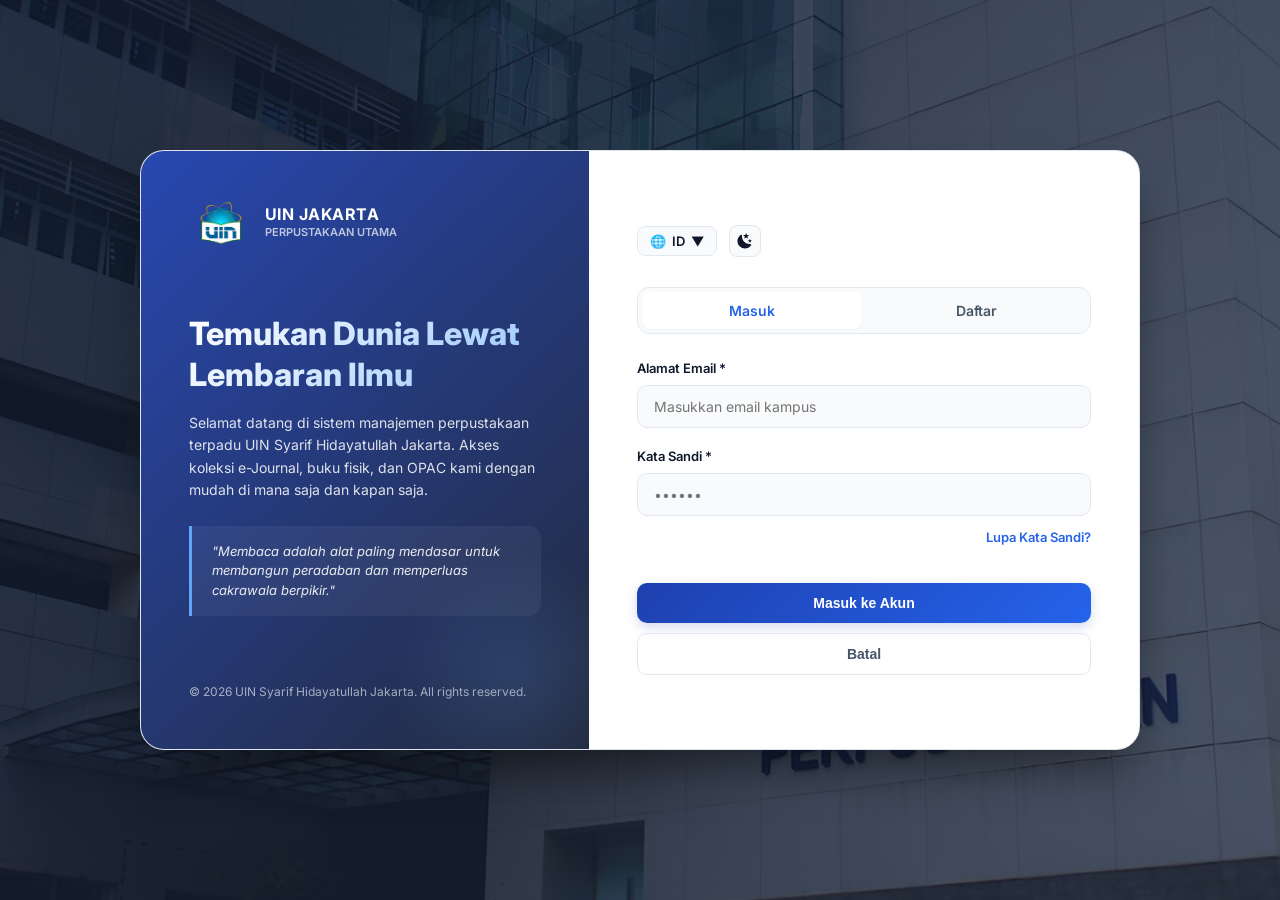
<file: login.html>
<!DOCTYPE html>
<html lang="id">
<head>
    <meta charset="UTF-8">
    <meta name="viewport" content="width=device-width, initial-scale=1.0">
    <meta name="description" content="Masuk ke Akun Perpustakaan Utama UIN Syarif Hidayatullah Jakarta.">
    <link rel="preconnect" href="https://fonts.googleapis.com">
    <link rel="preconnect" href="https://fonts.gstatic.com" crossorigin>
    <link href="https://fonts.googleapis.com/css2?family=Inter:wght@400;500;600;700;800&display=swap" rel="stylesheet">
    <link rel="stylesheet" href="style.css">
    <title data-lang-key="title_login">Masuk - Perpustakaan UIN Jakarta</title>
    <style>
        :root {
            --glass-bg: rgba(255, 255, 255, 0.85);
            --glass-border: rgba(226, 232, 240, 0.8);
        }
        
        [data-theme=dark] {
            --glass-bg: rgba(21, 31, 50, 0.85);
            --glass-border: rgba(38, 55, 84, 0.8);
        }

        body.login-page-body {
            min-height: 100vh;
            display: flex;
            align-items: center;
            justify-content: center;
            background: url('./Perpus\ Wallpaper.png') no-repeat center center fixed;
            background-size: cover;
            position: relative;
            font-family: 'Inter', sans-serif;
            margin: 0;
            padding: 20px;
            box-sizing: border-box;
        }

        body.login-page-body::before {
            content: '';
            position: absolute;
            top: 0; left: 0; right: 0; bottom: 0;
            background: linear-gradient(135deg, rgba(15, 23, 42, 0.85) 0%, rgba(30, 41, 59, 0.7) 100%);
            z-index: 1;
        }

        .login-wrapper {
            position: relative;
            z-index: 2;
            width: 100%;
            max-width: 1000px;
            min-height: 600px;
            background: var(--glass-bg);
            backdrop-filter: blur(16px);
            -webkit-backdrop-filter: blur(16px);
            border: 1px solid var(--glass-border);
            border-radius: 24px;
            display: flex;
            overflow: hidden;
            box-shadow: 0 25px 50px -12px rgba(0, 0, 0, 0.5);
            animation: fadeIn 0.6s cubic-bezier(0.16, 1, 0.3, 1);
        }

        .login-sidebar {
            flex: 1;
            background: linear-gradient(135deg, rgba(30, 64, 175, 0.95) 0%, rgba(15, 23, 42, 0.9) 100%);
            padding: 48px;
            display: flex;
            flex-direction: column;
            justify-content: space-between;
            color: #ffffff;
            position: relative;
            overflow: hidden;
        }

        .login-sidebar::after {
            content: '';
            position: absolute;
            width: 250px;
            height: 250px;
            background: radial-gradient(circle, rgba(96, 165, 250, 0.15) 0%, transparent 70%);
            bottom: -50px;
            right: -50px;
            border-radius: 50%;
        }

        .sidebar-brand {
            display: flex;
            align-items: center;
            gap: 12px;
        }

        .sidebar-brand-logo {
            width: 42px;
            height: 42px;
            background: rgba(255, 255, 255, 0.1);
            border: 1px solid rgba(255, 255, 255, 0.2);
            border-radius: 10px;
            display: flex;
            align-items: center;
            justify-content: center;
            font-weight: 800;
            font-size: 20px;
            color: #60a5fa;
        }

        .sidebar-brand-name {
            font-weight: 700;
            font-size: 16px;
            letter-spacing: 0.5px;
            line-height: 1.2;
        }

        .sidebar-brand-sub {
            font-size: 11px;
            opacity: 0.7;
            text-transform: uppercase;
            font-weight: 600;
        }

        .sidebar-content h2 {
            font-size: clamp(24px, 3vw, 32px);
            font-weight: 800;
            line-height: 1.3;
            margin-bottom: 16px;
            background: linear-gradient(135deg, #ffffff 0%, #93c5fd 100%);
            -webkit-background-clip: text;
            -webkit-text-fill-color: transparent;
        }

        .sidebar-content p {
            font-size: 14px;
            line-height: 1.6;
            opacity: 0.85;
            margin: 0;
        }

        .sidebar-quote {
            background: rgba(255, 255, 255, 0.05);
            border-left: 3px solid #60a5fa;
            padding: 16px 20px;
            border-radius: 0 12px 12px 0;
            margin-top: 24px;
        }

        .sidebar-quote p {
            font-style: italic;
            font-size: 13px;
            line-height: 1.5;
            opacity: 0.9;
        }

        .sidebar-footer {
            font-size: 12px;
            opacity: 0.6;
        }

        .login-main {
            width: 100%;
            max-width: 550px;
            padding: 48px;
            display: flex;
            flex-direction: column;
            justify-content: center;
            box-sizing: border-box;
            background: var(--card);
        }

        .login-header-actions {
            display: flex;
            justify-content: space-between;
            align-items: center;
            margin-bottom: 30px;
        }

        .login-controls {
            display: flex;
            align-items: center;
            gap: 12px;
        }

        .auth-card-tabs {
            display: flex;
            background: var(--bg);
            border-radius: 12px;
            padding: 4px;
            gap: 4px;
            margin-bottom: 24px;
            border: 1px solid var(--border-color);
        }

        .auth-card-tab {
            flex: 1;
            padding: 10px 16px;
            border: none;
            background: transparent;
            font-family: inherit;
            font-size: 14px;
            font-weight: 600;
            color: var(--muted);
            cursor: pointer;
            border-radius: 8px;
            transition: all 0.2s ease;
            text-align: center;
        }

        .auth-card-tab.active {
            background: var(--card);
            color: var(--secondary-blue);
            box-shadow: var(--shadow-sm);
        }

        .form-section {
            display: none;
        }

        .form-section.active {
            display: block;
            animation: fadeIn 0.3s ease-out;
        }

        .form-group {
            margin-bottom: 18px;
        }

        .form-group label {
            display: block;
            margin-bottom: 6px;
            font-size: 13px;
            font-weight: 600;
            color: var(--text-dark);
        }

        .form-group input, .form-group select {
            width: 100%;
            padding: 12px 16px;
            border-radius: 10px;
            border: 1px solid var(--border-color);
            background: var(--bg);
            color: var(--text-dark);
            font-family: inherit;
            font-size: 14px;
            outline: none;
            transition: all 0.2s ease;
            box-sizing: border-box;
        }

        .form-group input:focus, .form-group select:focus {
            border-color: var(--primary-blue);
            box-shadow: 0 0 0 3px rgba(30, 64, 175, 0.15);
        }

        .form-help {
            display: block;
            margin-top: 5px;
            font-size: 11px;
            color: var(--muted);
            line-height: 1.4;
        }

        .form-row {
            display: grid;
            grid-template-columns: 1fr 1fr;
            gap: 16px;
        }

        .btn-full {
            width: 100%;
            padding: 12px 20px;
            font-size: 14px;
            font-weight: 600;
            border-radius: 10px;
            border: none;
            cursor: pointer;
            transition: all 0.2s ease;
            display: inline-flex;
            align-items: center;
            justify-content: center;
            gap: 8px;
            margin-top: 10px;
        }

        .btn-primary-blue {
            background: linear-gradient(135deg, var(--primary-blue) 0%, var(--secondary-blue) 100%);
            color: #ffffff;
            box-shadow: 0 4px 12px rgba(30, 64, 175, 0.2);
        }

        .btn-primary-blue:hover {
            opacity: 0.95;
            transform: translateY(-1px);
        }

        .btn-cancel-link {
            background: transparent;
            color: var(--muted);
            border: 1px solid var(--border-color);
        }

        .btn-cancel-link:hover {
            background: var(--bg);
            color: var(--text-dark);
        }

        @keyframes fadeIn {
            from { opacity: 0; transform: translateY(12px); }
            to { opacity: 1; transform: translateY(0); }
        }

        @media (min-width: 851px) {
            .form-header-brand {
                display: none !important;
            }
        }

        /* Responsive Layout */
        @media (max-width: 850px) {
            .login-sidebar {
                display: none;
            }
            .login-wrapper {
                max-width: 500px;
                min-height: auto;
            }
            .login-main {
                max-width: 100%;
                padding: 36px;
            }
        }

        @media (max-width: 480px) {
            body.login-page-body {
                padding: 10px;
            }
            .login-main {
                padding: 24px 16px;
            }
            .form-row {
                grid-template-columns: 1fr;
                gap: 0;
            }
        }
    </style>
</head>
<body class="login-page-body">

    <div class="login-wrapper">
        <!-- Sidebar Kiri (Desktop Only) -->
        <div class="login-sidebar">
            <div class="sidebar-brand">
                <img src="logo uin transparant.png" alt="Logo UIN" style="height: 48px; width: auto; object-fit: contain;">
                <div>
                    <div class="sidebar-brand-name">UIN JAKARTA</div>
                    <div class="sidebar-brand-sub" data-lang-key="sidebar_brand_sub">Perpustakaan Utama</div>
                </div>
            </div>
            
            <div class="sidebar-content">
                <h2 data-lang-key="sidebar_title">Temukan Dunia Lewat Lembaran Ilmu</h2>
                <p data-lang-key="sidebar_desc">Selamat datang di sistem manajemen perpustakaan terpadu UIN Syarif Hidayatullah Jakarta. Akses koleksi e-Journal, buku fisik, dan OPAC kami dengan mudah di mana saja dan kapan saja.</p>
                
                <div class="sidebar-quote">
                    <p data-lang-key="sidebar_quote">"Membaca adalah alat paling mendasar untuk membangun peradaban dan memperluas cakrawala berpikir."</p>
                </div>
            </div>
            
            <div class="sidebar-footer">
                &copy; 2026 UIN Syarif Hidayatullah Jakarta. All rights reserved.
            </div>
        </div>

        <!-- Main Form Kanan (Login / Register) -->
        <div class="login-main">
            <div class="login-header-actions">
                <div class="sidebar-brand form-header-brand" style="color: var(--text-dark);">
                    <img src="logo uin transparant.png" alt="Logo UIN" style="height: 48px; width: auto; object-fit: contain;">
                    <div>
                        <div class="sidebar-brand-name">UIN Jakarta</div>
                        <div class="sidebar-brand-sub" data-lang-key="sidebar_brand_sub">Perpustakaan Utama</div>
                    </div>
                </div>
                
                <div class="login-controls">
                    <!-- Language Dropdown -->
                    <div class="language-switcher" style="position: relative;">
                        <button class="lang-button" onclick="toggleLangDropdown()" style="padding: 6px 12px; border-radius: 8px; font-size: 13px; font-weight: 600; font-family: inherit; cursor: pointer; border: 1px solid var(--border-color); background: var(--bg); color: var(--text-dark);">
                            🌐 <span id="currentLangText">ID</span> ▼
                        </button>
                        <div class="lang-dropdown" id="langDropdown" style="display: none; position: absolute; right: 0; top: 110%; background: var(--card); border: 1px solid var(--border-color); border-radius: 8px; box-shadow: var(--shadow-md); z-index: 100; min-width: 110px; overflow: hidden;">
                            <div class="lang-item" onclick="changeLang('id')" style="padding: 8px 12px; font-size: 13px; cursor: pointer; color: var(--text-dark);" onmouseover="this.style.background='var(--bg)'" onmouseout="this.style.background='transparent'">Indonesia</div>
                            <div class="lang-item" onclick="changeLang('en')" style="padding: 8px 12px; font-size: 13px; cursor: pointer; color: var(--text-dark);" onmouseover="this.style.background='var(--bg)'" onmouseout="this.style.background='transparent'">English</div>
                        </div>
                    </div>

                    <!-- Theme Toggle -->
                    <button class="theme-toggle" onclick="toggleTheme()" aria-label="Toggle theme" style="width: 32px; height: 32px; border-radius: 8px; border: 1px solid var(--border-color); background: var(--bg); color: var(--text-dark); cursor: pointer; display: flex; align-items: center; justify-content: center; padding: 0;">
                        <svg class="icon-sun" viewBox="0 0 24 24" width="18" height="18" fill="currentColor"><path d="M12,7A5,5 0 0,1 17,12A5,5 0 0,1 12,17A5,5 0 0,1 7,12A5,5 0 0,1 12,7M12,9A3,3 0 0,0 9,12A3,3 0 0,0 12,15A3,3 0 0,0 15,12A3,3 0 0,0 12,9M12,2L14.39,5.42C13.65,5.15 12.84,5 12,5C11.16,5 10.35,5.15 9.61,5.42L12,2M3.34,7L7.5,6.65C6.9,7.16 6.36,7.78 5.93,8.5C5.5,9.22 5.25,9.97 5.11,10.73L3.34,7M3.36,17L5.12,13.23C5.26,14 5.53,14.78 5.95,15.5C6.37,16.22 6.91,16.82 7.5,17.35L3.36,17M20.65,7L18.88,10.73C18.74,9.97 18.47,9.22 18.05,8.5C17.63,7.78 17.1,7.16 16.5,6.65L20.65,7M20.64,17L16.5,17.35C17.09,16.82 17.63,16.22 18.05,15.5C18.47,14.78 18.74,14 18.88,13.23L20.64,17M12,22L9.59,18.56C10.33,18.83 11.14,19 12,19C12.82,19 13.63,18.83 14.37,18.56L12,22Z"/></svg>
                        <svg class="icon-moon" viewBox="0 0 24 24" width="18" height="18" fill="currentColor"><path d="M17.75,4.09L15.22,6.03L16.13,9.09L13.5,7.28L10.87,9.09L11.78,6.03L9.25,4.09L12.44,4L13.5,1L14.56,4L17.75,4.09M21.25,11L19.61,12.25L20.2,14.23L18.5,13.06L16.8,14.23L17.39,12.25L15.75,11L17.81,10.95L18.5,9L19.19,10.95L21.25,11M18.97,15.95C19.8,15.87 20.69,17.05 20.16,17.8C19.84,18.25 19.5,18.67 19.08,19.07C15.17,23 8.84,23 4.94,19.07C1.03,15.17 1.03,8.83 4.94,4.93C5.34,4.53 5.76,4.17 6.21,3.85C6.96,3.32 8.14,4.21 8.06,5.04C7.79,7.9 8.75,10.87 10.95,13.06C13.14,15.26 16.1,16.22 18.97,15.95Z"/></svg>
                    </button>
                </div>
            </div>

            <!-- Tab Switcher -->
            <div class="auth-card-tabs">
                <button class="auth-card-tab active" id="tabBtnLogin" onclick="switchAuthTab('login')" data-lang-key="auth_tab_login">Masuk</button>
                <button class="auth-card-tab" id="tabBtnRegister" onclick="switchAuthTab('register')" data-lang-key="auth_tab_register">Daftar</button>
            </div>

            <!-- FORM LOGIN -->
            <div class="form-section active" id="loginSection">
                <form onsubmit="handleLogin(event)">
                    <div class="form-group">
                        <label data-lang-key="auth_label_email">Alamat Email *</label>
                        <input type="email" name="email" required placeholder="mhs@uinjkt.ac.id" id="loginEmail">
                    </div>
                    <div class="form-group">
                        <label data-lang-key="auth_label_password">Kata Sandi *</label>
                        <input type="password" name="password" required placeholder="••••••" id="loginPassword">
                    </div>
                    <div class="form-group" style="text-align: right; margin-top: -10px; margin-bottom: 24px;">
                        <a href="#" onclick="switchAuthTab('forgot'); return false;" style="font-size: 13px; color: var(--secondary-blue); text-decoration: none; font-weight: 600;" data-lang-key="auth_forgot_password">Lupa Kata Sandi?</a>
                    </div>
                    
                    <button type="submit" class="btn-full btn-primary-blue" data-lang-key="auth_login_button">Masuk ke Akun</button>
                    <button type="button" class="btn-full btn-cancel-link" onclick="cancelAuth()" data-lang-key="auth_cancel_button">Batal</button>
                </form>
            </div>

            <!-- FORM REGISTER -->
            <div class="form-section" id="registerSection">
                <form onsubmit="handleRegister(event)">
                    <div class="form-group">
                        <label data-lang-key="form_name">Nama Lengkap *</label>
                        <input type="text" name="nama" required placeholder="Nama lengkap Anda" id="regNama">
                    </div>
                    <div class="form-group">
                        <label data-lang-key="auth_label_email">Alamat Email *</label>
                        <input type="email" name="email" required placeholder="contoh@uinjkt.ac.id" id="regEmail">
                        <small class="form-help" data-lang-key="register_email_help">Gunakan email kampus (contoh: mhs@uinjkt.ac.id atau dosen@uinjkt.ac.id)</small>
                    </div>
                    
                    <div class="form-row">
                        <div class="form-group">
                            <label data-lang-key="form_role">Peran *</label>
                            <select name="role_type" id="regRole" required onchange="handleRoleChange(this.value)">
                                <option value="user" data-lang-key="role_student">Mahasiswa</option>
                                <option value="dosen" data-lang-key="role_lecturer">Dosen</option>
                            </select>
                        </div>
                        <div class="form-group">
                            <label id="regNimLabel" data-lang-key="form_nim">NIM *</label>
                            <input type="text" name="nim" required placeholder="14 digit NIM" id="regNim">
                            <small class="form-help" id="regNimHelp" data-lang-key="register_nim_help">Masukkan 14 digit NIM Mahasiswa</small>
                        </div>
                    </div>

                    <div class="form-group prodi-group" id="regProdiGroup">
                        <label data-lang-key="form_prodi">Program Studi *</label>
                        <select name="prodi" id="regProdi">
                            <option value="" data-lang-key="form_select_prodi">-- Pilih Program Studi --</option>
                            <option>Ilmu Al-Quran dan Tafsir</option>
                            <option>Hukum Keluarga Islam</option>
                            <option>Ekonomi Syariah</option>
                            <option>Pendidikan Agama Islam</option>
                            <option>Ilmu Komunikasi</option>
                            <option>Psikologi</option>
                            <option>Teknik Informatika</option>
                        </select>
                    </div>

                    <div class="form-group">
                        <label data-lang-key="form_phone">No. Telepon *</label>
                        <input type="tel" name="telp" required placeholder="0812xxxxxx" id="regTelp">
                    </div>

                    <div class="form-row">
                        <div class="form-group">
                            <label data-lang-key="auth_label_password">Kata Sandi *</label>
                            <input type="password" name="password" required placeholder="Min. 6 karakter" minlength="6" id="regPass">
                        </div>
                        <div class="form-group">
                            <label data-lang-key="form_confirm_password">Konfirmasi Sandi *</label>
                            <input type="password" name="confirm_password" required placeholder="Ulangi sandi" id="regConfirmPass">
                        </div>
                    </div>
                    
                    <button type="submit" class="btn-full btn-primary-blue" id="btnRegisterSubmit" data-lang-key="auth_tab_register">Daftar</button>
                    <button type="button" class="btn-full btn-cancel-link" onclick="cancelAuth()" data-lang-key="auth_cancel_button">Batal</button>
                </form>
            </div>

            <!-- FORM LUPA PASSWORD -->
            <div class="form-section" id="forgotSection">
                <form onsubmit="handleForgotPassword(event)">
                    <h3 style="margin-top:0; font-weight:700; color:var(--text-dark);" data-lang-key="forgot_title">Pulihkan Kata Sandi</h3>
                    <p style="font-size:13px; color:var(--muted); line-height:1.5; margin-bottom:20px;" data-lang-key="forgot_desc">Masukkan email kampus Anda. Jika terdaftar, sistem akan menampilkan kata sandi Anda untuk pemulihan cepat.</p>
                    
                    <div class="form-group">
                        <label data-lang-key="auth_label_email">Alamat Email *</label>
                        <input type="email" name="email" required placeholder="contoh@uinjkt.ac.id" id="forgotEmail">
                    </div>
                    
                    <button type="submit" class="btn-full btn-primary-blue" data-lang-key="forgot_button">Cari Kata Sandi</button>
                    <button type="button" class="btn-full btn-cancel-link" onclick="switchAuthTab('login')" data-lang-key="auth_back_to_login">Kembali ke Login</button>
                </form>
            </div>
        </div>
    </div>



    <script src="login.js"></script>
</body>
</html>
</file>
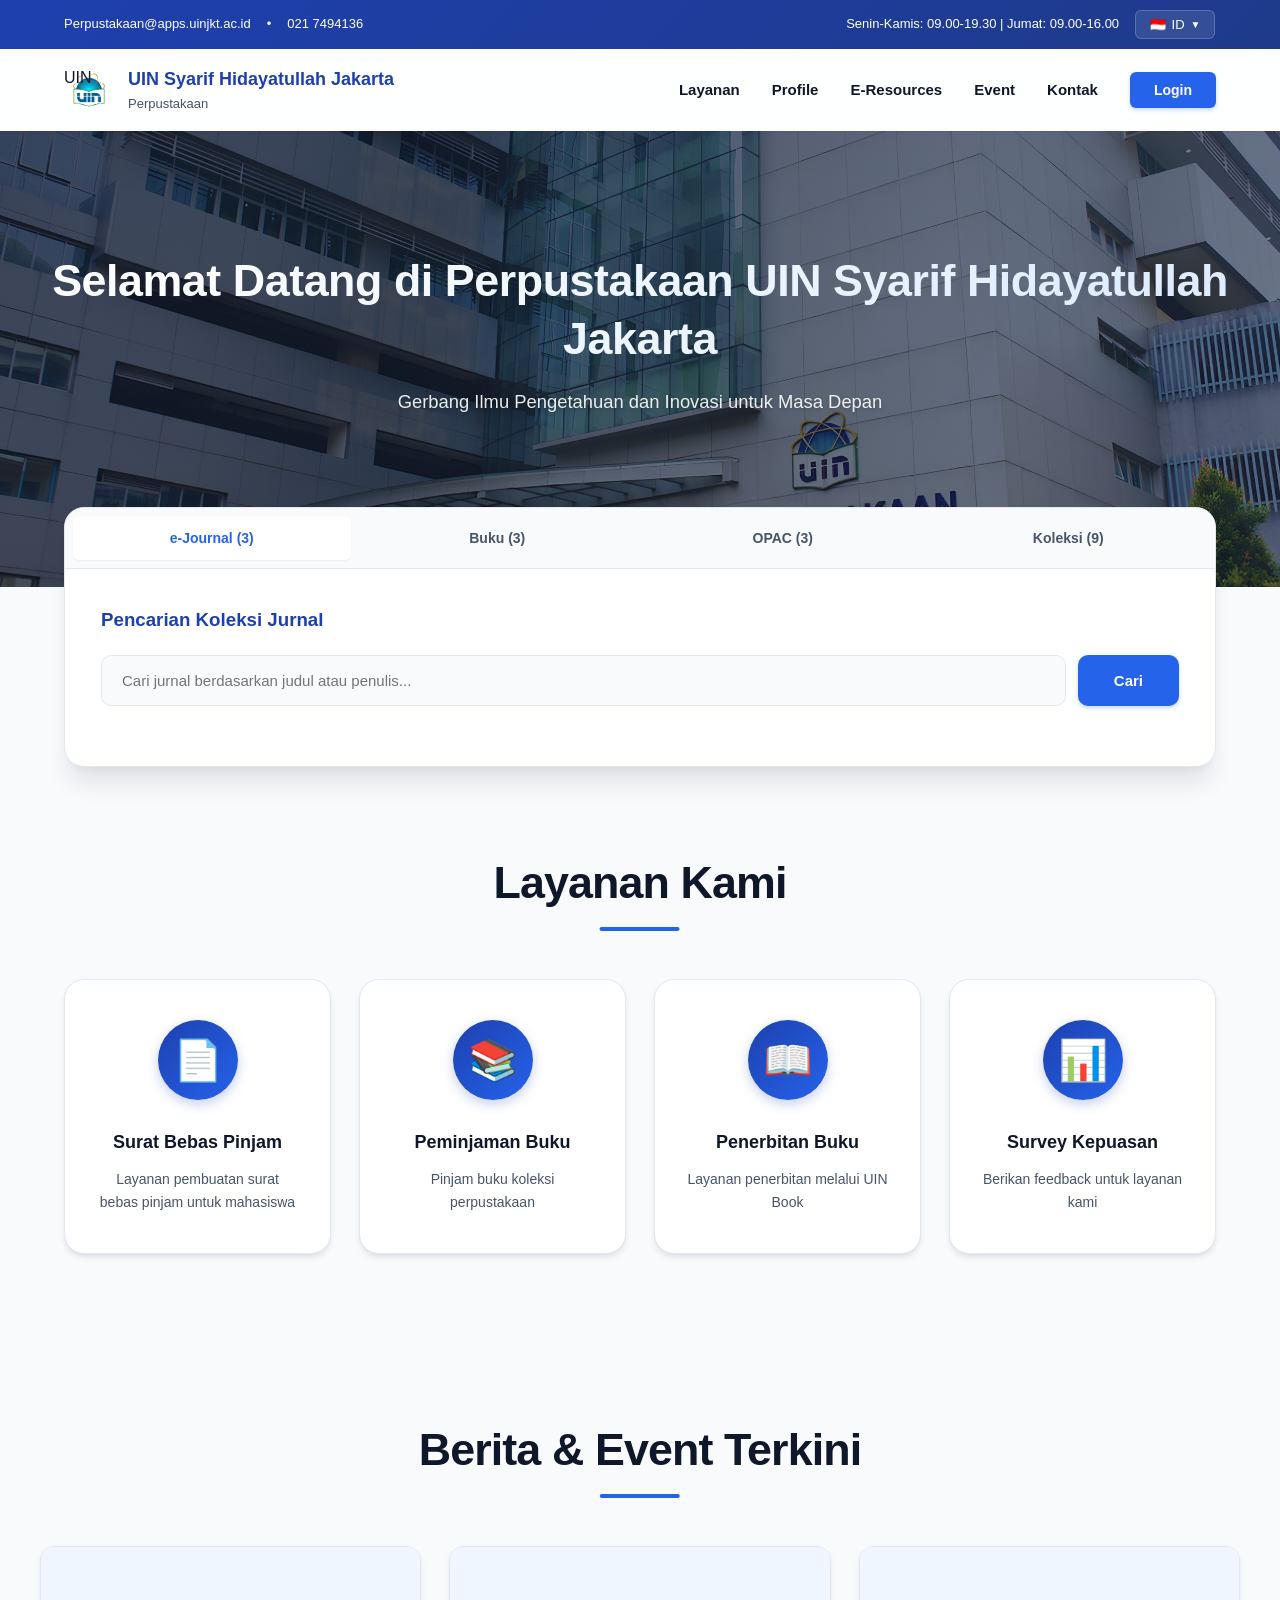
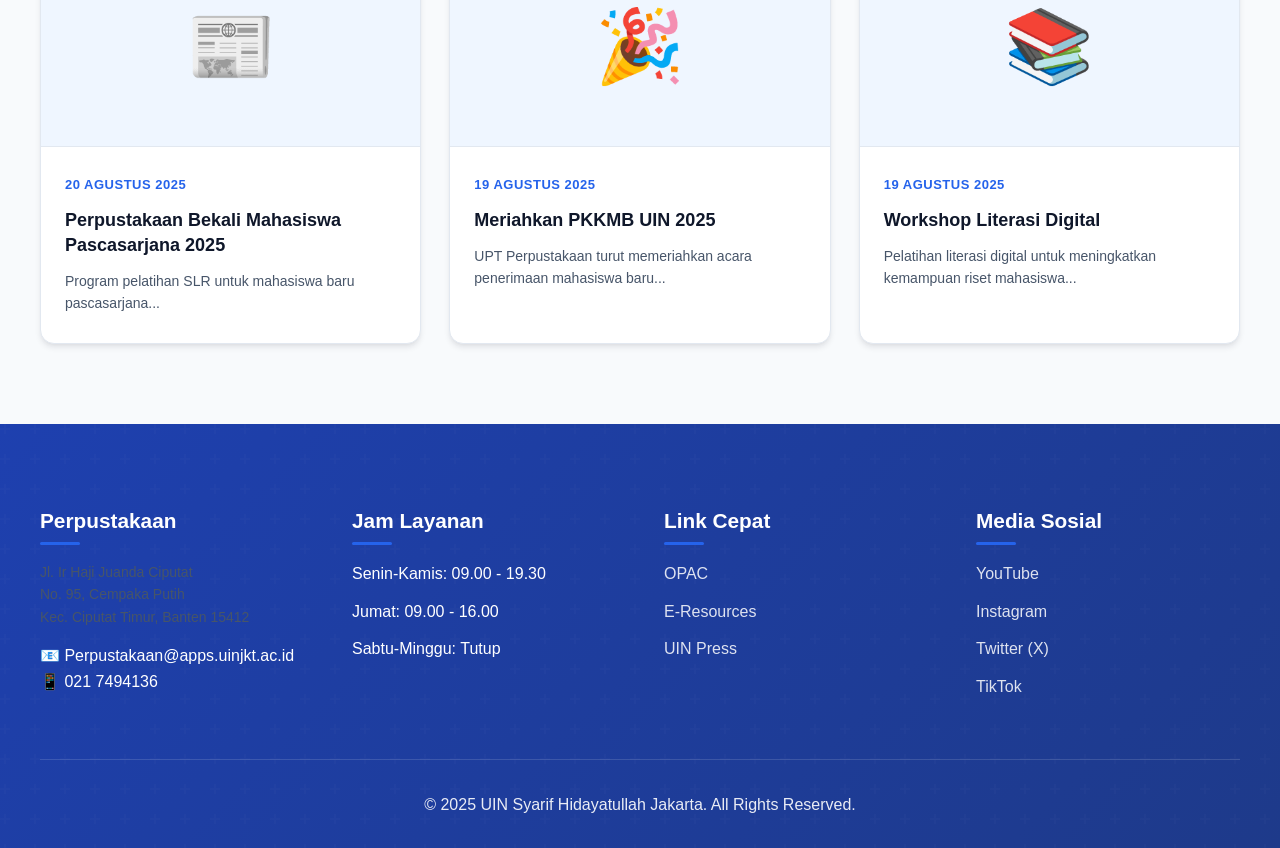
<file: Web Perpustakaan.html>
<!DOCTYPE html>
<html lang="id">
<head>
    <meta charset="UTF-8">
    <meta name="viewport" content="width=device-width, initial-scale=1.0">
    <link rel="stylesheet" href="style.css">
    <script src="script.js" defer></script>
    <title>Perpustakaan UIN Syarif Hidayatullah Jakarta</title>
</head>
<body>
    <div class="top-bar">
        <div class="container">
            <div class="top-info">
                <span data-lang-key="top_email">📧 Perpustakaan@apps.uinjkt.ac.id</span> • <span data-lang-key="top_phone">📱 021 7494136</span>
            </div>
            <div class="top-schedule-lang">
                <span class="top-schedule" data-lang-key="top_schedule">Senin-Kamis: 09.00-19.30 | Jumat: 09.00-16.00</span>
                <div class="language-switcher">
                    <button class="lang-button" onclick="toggleLangDropdown()">
                        <span id="currentLangIcon">🇮🇩</span>
                        <span id="currentLangText">ID</span>
                        <span style="font-size: 10px;">▼</span>
                    </button>
                    <div class="lang-dropdown" id="langDropdown">
                        <div class="lang-item active" data-lang="id" onclick="setLanguage('id', this)">🇮🇩 Indonesia</div>
                        <div class="lang-item" data-lang="en" onclick="setLanguage('en', this)">🇬🇧 English</div>
                    </div>
                </div>
            </div>
        </div>
    </div>

    <header>
        <nav>
            <div class="logo-section" onclick="scrollToTop()">
                <div class="logo-mark">UIN</div>
                <div>
                    <div style="color: var(--primary-blue); font-weight: 800; font-size: 18px;">UIN Syarif Hidayatullah Jakarta</div>
                    <div class="muted" style="font-size: 13px;" data-lang-key="header_subtitle">Perpustakaan</div>
                </div>
            </div>
            <ul class="nav-links">
                <li><a onclick="scrollToSection('layanan')" data-lang-key="nav_services">Layanan</a></li>
                <li><a onclick="openModal('profile')" data-lang-key="nav_profile">Profile</a></li>
                <li><a onclick="openModal('e-resources')" data-lang-key="nav_eresources">E-Resources</a></li>
                <li><a onclick="scrollToSection('event')" data-lang-key="nav_event">Event</a></li>
                <li><a onclick="scrollToSection('kontak')" data-lang-key="nav_contact">Kontak</a></li>
                <li id="authButton"><button class="btn-login" onclick="openModal('login')" data-lang-key="nav_login">Login</button></li>
            </ul>
        </nav>
    </header>

    <section class="hero">
        <div class="container">
            <!-- ngambil dari js -->
            <h1 data-lang-key="hero_title"></h1> 
            <p data-lang-key="hero_subtitle"></p>
        </div>
    </section>

    <section class="search-section">
        <div class="search-tabs">
            <div class="tab-buttons">
                <button class="tab-btn active" data-tab="0" data-lang-key="tab_journal">📚 e-Journal</button>
                <button class="tab-btn" data-tab="1" data-lang-key="tab_book">📖 BOOK</button>
                <button class="tab-btn" data-tab="2" data-lang-key="tab_opac">🔍 OPAC</button>
                <button class="tab-btn" data-tab="3" data-lang-key="tab_manage">⚙️ Kelola Data</button>
            </div>
            
            <div class="tab-content active" data-content="0">
                <h3 style="margin-bottom: 20px; color: var(--primary-blue); font-weight: 700;" data-lang-key="search_journal_title">Pencarian Koleksi Jurnal</h3>
                <form class="search-form" data-type="journal">
                    <input type="text" data-lang-key-placeholder="search_journal_placeholder" placeholder="Cari jurnal berdasarkan judul atau penulis...">
                    <button type="submit" data-lang-key="search_button">Cari</button>
                </form>
                <div class="search-results" id="journalResults"></div>
            </div>

            <div class="tab-content" data-content="1">
                <h3 style="margin-bottom: 20px; color: var(--primary-blue); font-weight: 700;" data-lang-key="search_book_title">Pencarian Buku</h3>
                <form class="search-form" data-type="book">
                    <input type="text" data-lang-key-placeholder="search_book_placeholder" placeholder="Cari buku berdasarkan judul atau penulis...">
                    <button type="submit" data-lang-key="search_button">Cari</button>
                </form>
                <div class="search-results" id="bookResults"></div>
            </div>

            <div class="tab-content" data-content="2">
                <h3 style="margin-bottom: 20px; color: var(--primary-blue); font-weight: 700;" data-lang-key="search_opac_title">Pencarian Koleksi OPAC</h3>
                <form class="search-form" data-type="opac">
                    <input type="text" data-lang-key-placeholder="search_opac_placeholder" placeholder="Cari koleksi berdasarkan judul, penulis, atau nomor panggil...">
                    <button type="submit" data-lang-key="search_button">Cari</button>
                </form>
                <div class="search-results" id="opacResults"></div>
            </div>

            <div class="tab-content" data-content="3">
                <h3 style="margin-bottom: 15px; color: var(--primary-blue); font-weight: 700;" data-lang-key="manage_title">Kelola Data Perpustakaan</h3>
                <p class="muted" style="margin-bottom: 20px;" data-lang-key="manage_subtitle">Tambah, edit, atau hapus data jurnal, buku, dan OPAC. </p>
                
                <div class="manage-grid">
                    <div class="manage-card">
                        <h4 data-lang-key="manage_add_journal">➕ Tambah Jurnal</h4>
                        <form id="formAddJournal">
                            <div class="form-group">
                                <label data-lang-key="form_title">Judul *</label>
                                <input type="text" name="title" required>
                            </div>
                            <div class="form-group">
                                <label data-lang-key="form_author">Penulis *</label>
                                <input type="text" name="author" required>
                            </div>
                            <div class="form-row">
                                <div class="form-group">
                                    <label data-lang-key="form_year">Tahun</label>
                                    <input type="number" name="year">
                                </div>
                                <div class="form-group">
                                    <label>ISSN</label>
                                    <input type="text" name="issn">
                                </div>
                            </div>
                            <div class="form-group">
                                <label data-lang-key="form_description">Deskripsi</label>
                                <textarea name="description"></textarea>
                            </div>
                            <button type="submit" class="btn-primary" data-lang-key="button_save_journal">Simpan Jurnal</button>
                        </form>
                    </div>

                    <div class="manage-card">
                        <h4 data-lang-key="manage_add_book">➕ Tambah Buku</h4>
                        <form id="formAddBook">
                            <div class="form-group">
                                <label data-lang-key="form_title">Judul *</label>
                                <input type="text" name="title" required>
                            </div>
                            <div class="form-group">
                                <label data-lang-key="form_author">Penulis *</label>
                                <input type="text" name="author" required>
                            </div>
                            <div class="form-row">
                                <div class="form-group">
                                    <label data-lang-key="form_year">Tahun</label>
                                    <input type="number" name="year">
                                </div>
                                <div class="form-group">
                                    <label>ISBN</label>
                                    <input type="text" name="isbn">
                                </div>
                            </div>
                            <div class="form-row">
                                <div class="form-group">
                                    <label data-lang-key="form_pages">Halaman</label>
                                    <input type="number" name="pages">
                                </div>
                                <div class="form-group">
                                    <label data-lang-key="form_available">Ketersediaan</label>
                                    <input type="number" name="available" min="0" value="1">
                                </div>
                            </div>
                            <div class="form-group">
                                <label data-lang-key="form_description">Deskripsi</label>
                                <textarea name="description"></textarea>
                            </div>
                            <button type="submit" class="btn-primary" data-lang-key="button_save_book">Simpan Buku</button>
                        </form>
                    </div>

                    <div class="manage-card">
                        <h4 data-lang-key="manage_add_opac">➕ Tambah OPAC</h4>
                        <form id="formAddOpac">
                            <div class="form-group">
                                <label data-lang-key="form_title">Judul *</label>
                                <input type="text" name="title" required>
                            </div>
                            <div class="form-group">
                                <label data-lang-key="form_author">Penulis *</label>
                                <input type="text" name="author" required>
                            </div>
                            <div class="form-group">
                                <label data-lang-key="form_call_number">Nomor Panggil</label>
                                <input type="text" name="call_number">
                            </div>
                            <div class="form-row">
                                <div class="form-group">
                                    <label data-lang-key="form_year">Tahun</label>
                                    <input type="number" name="year">
                                </div>
                                <div class="form-group">
                                    <label data-lang-key="form_copies">Eksemplar</label>
                                    <input type="number" name="copies" min="0" value="1">
                                </div>
                            </div>
                            <div class="form-group">
                                <label data-lang-key="form_status">Status</label>
                                <select name="status">
                                    <option value="Tersedia" data-lang-key="status_available">Tersedia</option>
                                    <option value="Dipinjam" data-lang-key="status_borrowed">Dipinjam</option>
                                </select>
                            </div>
                            <div class="form-group">
                                <label data-lang-key="form_description">Deskripsi</label>
                                <textarea name="description"></textarea>
                            </div>
                            <button type="submit" class="btn-primary" data-lang-key="button_save_opac">Simpan OPAC</button>
                        </form>
                    </div>

                    <div class="manage-card">
                        <h4 data-lang-key="manage_current_data">📊 Data Saat Ini</h4>
                        <div id="dataLists" class="data-list"></div>
                        <div style="margin-top: 15px; display: flex; flex-direction: column; gap: 8px;">
                            <button class="btn-secondary" onclick="exportData()" style="margin: 0;" data-lang-key="button_export">💾 Ekspor JSON</button>
                            <button class="btn-secondary" onclick="loadDemoData()" style="margin: 0;" data-lang-key="button_load_demo">🔄 Muat Demo</button>
                            <button class="btn-danger" onclick="clearAllData()" data-lang-key="button_clear_all">🗑️ Hapus Semua</button>
                        </div>
                    </div>
                </div>
            </div>
        </div>
    </section>

    <section class="quick-access" id="layanan">
        <h2 data-lang-key="services_title">Layanan Kami</h2>
        <div class="service-grid">
            <div class="service-card" data-service="bebas-pinjam">
                <div class="service-icon">📄</div>
                <h3 data-lang-key="service_bebas_pinjam_title">Surat Bebas Pinjam</h3>
                <p class="muted" data-lang-key="service_bebas_pinjam_desc">Layanan pembuatan surat bebas pinjam untuk mahasiswa</p>
            </div>
            
            <div class="service-card" data-service="peminjaman">
                <div class="service-icon">📚</div>
                <h3 data-lang-key="service_peminjaman_title">Peminjaman Buku</h3>
                <p class="muted" data-lang-key="service_peminjaman_desc">Pinjam buku koleksi perpustakaan</p>
            </div>
           
            <div class="service-card" data-service="penerbitan">
                <div class="service-icon">📖</div>
                <h3 data-lang-key="service_penerbitan_title">Penerbitan Buku</h3>
                <p class="muted" data-lang-key="service_penerbitan_desc">Layanan penerbitan Buku</p>
            </div>
            
            <div class="service-card" data-service="survey">
                <div class="service-icon">📊</div>
                <h3 data-lang-key="service_survey_title">Survey Kepuasan</h3>
                <p class="muted" data-lang-key="service_survey_desc">Berikan feedback untuk layanan kami</p>
            </div>
        </div>
    </section>

    <section class="news-section" id="event">
        <div class="news-container">
            <h2 data-lang-key="news_title">Berita & Event Terkini</h2>
            <div class="news-grid">
                <div class="news-card" data-news="news-1">
                    <div class="news-icon">📰</div>
                    <div class="news-content">
                        <div class="news-date">20 Agustus 2025</div>
                        <h3 data-lang-key="news_1_title">Perpustakaan Bekali Mahasiswa Pascasarjana 2025</h3>
                        <p class="muted" data-lang-key="news_1_desc">Program pelatihan SLR untuk mahasiswa baru pascasarjana...</p>
                    </div>
                </div>
                <div class="news-card" data-news="news-2">
                    <div class="news-icon">🎉</div>
                    <div class="news-content">
                        <div class="news-date">19 Agustus 2025</div>
                        <h3 data-lang-key="news_2_title">Meriahkan PKKMB UIN 2025</h3>
                        <p class="muted" data-lang-key="news_2_desc">Perpustakaan turut memeriahkan acara penerimaan mahasiswa baru...</p>
                    </div>
                </div>
                <div class="news-card" data-news="news-3">
                    <div class="news-icon">📚</div>
                    <div class="news-content">
                        <div class="news-date">19 Agustus 2025</div>
                        <h3 data-lang-key="news_3_title">Workshop Literasi Digital</h3>
                        <p class="muted" data-lang-key="news_3_desc">Pelatihan literasi digital untuk meningkatkan kemampuan riset mahasiswa...</p>
                    </div>
                </div>
            </div>
        </div>
    </section>

    <footer id="kontak">
        <div class="footer-container">
            <div class="footer-section">
                <h3 data-lang-key="footer_library">Perpustakaan</h3>
                <p class="muted" data-lang-key="footer_address">Jl. Ir Haji Juanda Ciputat<br>
                No. 95, Cempaka Putih<br>
                Kec. Ciputat Timur, Banten 15412</p>
                <p style="margin-top: 15px;">
                    📧 Perpustakaan@apps.uinjkt.ac.id<br>
                    📱 021 7494136
                </p>
            </div>
            
            <div class="footer-section">
                <h3 data-lang-key="footer_service_hours">Jam Layanan</h3>
                <ul>
                    <li data-lang-key="footer_schedule_mon_thu">Senin-Kamis: 09.00 - 19.30</li>
                    <li data-lang-key="footer_schedule_fri">Jumat: 09.00 - 16.00</li>
                    <li data-lang-key="footer_schedule_weekend">Sabtu-Minggu: Tutup</li>
                </ul>
            </div>
            
            <div class="footer-section">
                <h3 data-lang-key="footer_quick_links">Link Cepat</h3>
                <ul>
                    <li><a href="#" onclick="switchTab(2); return false;">OPAC</a></li>
                    <li><a href="#" onclick="openModal('e-resources'); return false;" data-lang-key="footer_quick_eresources">E-Resources</a></li>
                    <li><a href="#" onclick="openModal('penerbitan'); return false;" data-lang-key="footer_quick_press">UIN Press</a></li>
                </ul>
            </div>
            
            <div class="footer-section">
                <h3 data-lang-key="footer_social_media">Media Sosial</h3>
                <ul>
                    <li><a href="#" data-social="YouTube">YouTube</a></li>
                    <li><a href="#" data-social="Instagram">Instagram</a></li>
                    <li><a href="#" data-social="Twitter">Twitter (X)</a></li>
                    <li><a href="#" data-social="TikTok">TikTok</a></li>
                </ul>
            </div>
        </div>
        
        <div class="footer-bottom">
            <p data-lang-key="footer_copyright">© 2025 UIN Syarif Hidayatullah Jakarta. All Rights Reserved.</p>
        </div>
    </footer>

    <div id="modal" class="modal">
        <div class="modal-content">
            <div class="modal-header">
                <h2 id="modalTitle">Judul Modal</h2>
                <button class="close-btn" id="closeModalBtn">×</button>
            </div>
            <div id="modalBody"></div>
        </div>
    </div>
</body>
</html>
</file>
<file: style.css>
/* ============================================================
   SECTION 1: ROOT VARIABLES & BASIC RESET
   ============================================================ */
* {
    margin: 0;
    padding: 0;
    box-sizing: border-box;
}

:root {
    /* Color Palette - Blue & White Theme */
    --primary-blue: #1e40af;       /* Deep corporate blue (Blue 800) */
    --secondary-blue: #2563eb;     /* Professional accent blue (Blue 600) */
    --accent-blue-light: #eff6ff;  /* Soft blue background tint (Blue 50) */
    --accent-alt: #2563eb;          /* Alternative accent */
    --border-color: #e2e8f0;       /* Slate 200 - clean border */
    
    /* Neutral colors */
    --bg: #f8fafc;                 /* Very light slate background (Slate 50) */
    --card: #ffffff;               /* Solid white for cards/panels */
    --text-dark: #0f172a;          /* Soft dark slate text (Slate 900) */
    --muted: #475569;              /* Slate 600 for secondary text - WCAG AA compliant */
    
    /* Semantic colors - blue theme but highly readable and distinct */
    --success: #0d9488;            /* Soft teal/emerald - readable success */
    --success-bg: #ccfbf1;         /* Very soft green/teal background */
    --danger: #e11d48;             /* Clean rose/red (Rose 600) */
    --danger-bg: #ffe4e6;          /* Very soft rose background */
    --warning: #d97706;            /* Clean amber/yellow (Amber 600) */
    --warning-bg: #fef3c7;         /* Very soft amber background */
    --info-bg: #e0f2fe;            /* Light blue background for alerts */
    --info-text: #0369a1;          /* Dark blue text for alerts */

    /* Shadows */
    --shadow-sm: 0 1px 2px 0 rgba(15, 23, 42, 0.05);
    --shadow-md: 0 4px 6px -1px rgba(15, 23, 42, 0.1), 0 2px 4px -2px rgba(15, 23, 42, 0.05);
    --shadow-lg: 0 10px 15px -3px rgba(15, 23, 42, 0.1), 0 4px 6px -4px rgba(15, 23, 42, 0.05);
    --shadow-xl: 0 20px 25px -5px rgba(15, 23, 42, 0.1), 0 8px 10px -6px rgba(15, 23, 42, 0.05);
    
    --radius-sm: 6px;
    --radius-md: 10px;
    --radius-lg: 14px;
    --radius-xl: 20px;
    
    /* Transparent Background for Glassmorphic Header */
    --header-bg: rgba(255, 255, 255, 0.85);
}

[data-theme=dark] {
    --bg: #0b0f19;                 /* Deep space blue/navy black */
    --card: #151f32;               /* Deep slate blue card background */
    --border-color: #24354f;       /* Dark border color */
    
    --text-dark: #f1f5f9;          /* High contrast text (Slate 100) */
    --muted: #94a3b8;              /* Soft dark text (Slate 400) */
    
    --accent-blue-light: #1e293b;  /* Dark slate blue accent tint */
    --accent-alt: #60a5fa;
    --primary-blue: #3b82f6;       /* Bright blue in dark mode (Blue 500) */
    --secondary-blue: #60a5fa;     /* Light blue accent in dark mode (Blue 400) */
    
    /* Dark mode semantic backgrounds */
    --success: #14b8a6;
    --success-bg: #042f2e;
    --danger: #f43f5e;
    --danger-bg: #4c0519;
    --warning: #f59e0b;
    --warning-bg: #451a03;
    --info-bg: #0c4a6e;
    --info-text: #38bdf8;
    
    --shadow-sm: 0 1px 2px 0 rgba(0, 0, 0, 0.5);
    --shadow-md: 0 4px 6px -1px rgba(0, 0, 0, 0.3);
    --shadow-lg: 0 10px 15px -3px rgba(0, 0, 0, 0.4);
    --shadow-xl: 0 20px 25px -5px rgba(0, 0, 0, 0.5);
    
    /* Transparent Background for Glassmorphic Header (Dark Mode) */
    --header-bg: rgba(21, 31, 50, 0.85);
}

#adminTab {
    display: none;
}

body {
    font-family: 'Inter', -apple-system, BlinkMacSystemFont, 'Segoe UI', Roboto, sans-serif;
    background: var(--bg);
    color: var(--text-dark);
    line-height: 1.6;
    -webkit-font-smoothing: antialiased;
    -moz-osx-font-smoothing: grayscale;
}

/* ============================================================
   SECTION 2: TOP BAR & LANGUAGE SWITCHER
   ============================================================ */
.top-bar {
    background: linear-gradient(135deg, #1e40af 0%, #1e3a8a 100%);
    color: #fff;
    padding: 10px 0;
    font-size: 13px;
    box-shadow: 0 1px 3px rgba(0, 0, 0, 0.1);
}

.top-bar .container {
    max-width: 1200px;
    margin: 0 auto;
    padding: 0 24px;
    display: flex;
    justify-content: space-between;
    align-items: center;
    flex-wrap: wrap;
    gap: 12px;
}

.top-info, .top-schedule-lang {
    display: flex;
    align-items: center;
    gap: 16px;
}

.language-switcher {
    position: relative;
    display: inline-block;
}

.lang-button {
    background: rgba(255, 255, 255, 0.1);
    backdrop-filter: blur(10px);
    color: #fff;
    border: 1px solid rgba(255, 255, 255, 0.2);
    padding: 6px 14px;
    border-radius: var(--radius-sm);
    cursor: pointer;
    font-size: 13px;
    display: flex;
    align-items: center;
    gap: 6px;
    transition: all 0.2s ease;
}

.lang-button:hover {
    background: rgba(255, 255, 255, 0.2);
    border-color: rgba(255, 255, 255, 0.3);
}

.lang-dropdown {
    position: absolute;
    top: calc(100% + 8px);
    right: 0;
    background: var(--card);
    border-radius: var(--radius-md);
    box-shadow: var(--shadow-lg);
    min-width: 140px;
    overflow: hidden;
    z-index: 1001;
    display: none;
    animation: slideDown 0.2s ease-out;
}

@keyframes slideDown {
    from {
        opacity: 0;
        transform: translateY(-10px);
    }
    to {
        opacity: 1;
        transform: translateY(0);
    }
}

.lang-dropdown.show {
    display: block;
}

.lang-item {
    padding: 12px 16px;
    cursor: pointer;
    color: var(--text-dark);
    font-size: 14px;
    display: flex;
    align-items: center;
    gap: 10px;
    transition: all 0.2s ease;
}

.lang-item:hover {
    background: var(--bg);
    color: var(--secondary-blue);
}

.lang-item.active {
    background: var(--secondary-blue);
    color: #fff;
    font-weight: 600;
}

.theme-toggle {
    background: rgba(255, 255, 255, 0.1);
    border: 1px solid rgba(255, 255, 255, 0.2);
    color: #fff;
    padding: 6px 10px;
    border-radius: var(--radius-sm);
    cursor: pointer;
    display: flex;
    align-items: center;
    justify-content: center;
    transition: all 0.2s ease;
}

.theme-toggle:hover {
    background: rgba(255, 255, 255, 0.2);
    border-color: rgba(255, 255, 255, 0.3);
}

/* Light mode: show moon, hide sun */
.theme-toggle .icon-sun { display: none; }
.theme-toggle .icon-moon { display: block; }

/* Dark mode: show sun, hide moon */
[data-theme=dark] .theme-toggle .icon-sun { display: block; }
[data-theme=dark] .theme-toggle .icon-moon { display: none; }

/* ============================================================
   SECTION 3: HEADER & NAVIGATION
   ============================================================ */
header {
    background: var(--header-bg);
    box-shadow: var(--shadow-sm);
    position: sticky;
    top: 0;
    z-index: 100;
    backdrop-filter: blur(12px);
    -webkit-backdrop-filter: blur(12px);
}

nav {
    max-width: 1200px;
    margin: 0 auto;
    padding: 16px 24px;
    display: flex;
    justify-content: space-between;
    align-items: center;
}

.logo-section {
    display: flex;
    align-items: center;
    gap: 14px;
    cursor: pointer;
    transition: transform 0.2s ease;
}

.logo-section:hover {
    transform: scale(1.01);
}

.logo-title {
    font-weight: 700;
    color: var(--text-dark);
    font-size: 16px;
    line-height: 1.2;
}

.logo-subtitle {
    color: var(--muted);
    font-size: 12px;
    margin-top: 2px;
}

.logo-mark {
    width: 50px;
    height: auto;
    aspect-ratio: 1/1;
    background-image: url('logo uin transparant.png');
    background-size: contain;
    background-position: center;
    background-repeat: no-repeat;
}

.nav-links {
    display: flex;
    gap: 32px;
    list-style: none;
    align-items: center;
}

.nav-links a {
    color: var(--text-dark);
    text-decoration: none;
    font-weight: 600;
    font-size: 15px;
    cursor: pointer;
    position: relative;
    padding: 6px 0;
    transition: color 0.2s ease;
}

.nav-links a::after {
    content: '';
    position: absolute;
    bottom: 0;
    left: 0;
    width: 0;
    height: 2px;
    background: var(--secondary-blue);
    transition: width 0.3s ease;
}

.nav-links a:hover,
.nav-links a.active {
    color: var(--secondary-blue);
}

.nav-links a:hover::after,
.nav-links a.active::after {
    width: 100%;
}

.user-menu {
    position: relative;
}

.user-avatar {
    width: 42px;
    height: 42px;
    background: var(--secondary-blue);
    border-radius: 50%;
    display: flex;
    align-items: center;
    justify-content: center;
    color: #fff;
    font-weight: 700;
    cursor: pointer;
    transition: all 0.2s ease;
    box-shadow: 0 2px 4px rgba(59, 130, 246, 0.3);
    overflow: hidden;
    position: relative;
}

.user-avatar img {
    width: 100%;
    height: 100%;
    object-fit: cover;
}

.user-avatar:hover {
    transform: scale(1.05);
    box-shadow: 0 4px 8px rgba(59, 130, 246, 0.4);
}

.user-dropdown {
    position: absolute;
    top: 56px;
    right: 0;
    background: var(--card);
    border-radius: var(--radius-md);
    box-shadow: var(--shadow-lg);
    min-width: 220px;
    display: none;
    z-index: 1000;
    animation: slideDown 0.2s ease-out;
    overflow: hidden;
}

.user-dropdown.show {
    display: block;
}

.user-dropdown-item {
    padding: 14px 20px;
    cursor: pointer;
    transition: all 0.2s ease;
    border-bottom: 1px solid var(--border-color);
}

.user-dropdown-item:last-child {
    border-bottom: none;
}

.user-dropdown-item:hover {
    background: var(--bg);
}

.btn-login {
    padding: 10px 24px;
    background: var(--secondary-blue);
    color: #fff;
    border: none;
    border-radius: var(--radius-sm);
    cursor: pointer;
    font-weight: 600;
    font-size: 14px;
    transition: all 0.2s ease;
    box-shadow: 0 2px 4px rgba(59, 130, 246, 0.3);
}

.btn-login:hover {
    background: var(--primary-blue);
    transform: translateY(-1px);
    box-shadow: 0 4px 8px rgba(59, 130, 246, 0.4);
}

/* ============================================================
   SECTION 4: HERO & SEARCH SYSTEM
   ============================================================ */
.hero {
    background: url(./Perpus\ Wallpaper.png) no-repeat center center;
    background-size: cover;
    color: #fff;
    padding: 120px 24px 140px;
    position: relative;
    overflow: hidden;
}

/* Hanya efek gelap tipis untuk keterbacaan teks */
.hero::before {
    content: '';
    position: absolute;
    top: 0;
    left: 0;
    right: 0;
    bottom: 0;
    background: linear-gradient(135deg, rgba(15, 23, 42, 0.75) 0%, rgba(30, 41, 59, 0.5) 100%);
    z-index: 1;
}

.hero .container {
    max-width: 1200px;
    margin: 0 auto;
    text-align: center;
    position: relative;
    z-index: 3;
}

.hero h1 {
    font-size: clamp(2rem, 3.5vw, 2.8rem);
    margin-bottom: 20px;
    font-weight: 800;
    letter-spacing: -0.01em;
    line-height: 1.3;
    animation: fadeInUp 0.8s ease-out;
    background: linear-gradient(135deg, #ffffff 0%, #dbeafe 100%);
    -webkit-background-clip: text;
    -webkit-text-fill-color: transparent;
    background-clip: text;
}

.hero p {
    font-size: clamp(1rem, 1.5vw, 1.15rem);
    margin-bottom: 30px;
    opacity: 0.9;
    animation: fadeInUp 0.8s ease-out 0.2s backwards;
    text-shadow: 0 2px 4px rgba(0, 0, 0, 0.25);
    font-weight: 400;
    line-height: 1.6;
}

@keyframes fadeInUp {
    from {
        opacity: 0;
        transform: translateY(30px);
    }
    to {
        opacity: 1;
        transform: translateY(0);
    }
}

.search-section {
    max-width: 1200px;
    margin: -80px auto 60px;
    padding: 0 24px;
    position: relative;
    z-index: 10;
}

.search-tabs {
    background: var(--card);
    border-radius: var(--radius-xl);
    box-shadow: var(--shadow-xl);
    overflow: hidden;
    animation: fadeInUp 0.8s ease-out 0.4s backwards;
    border: 1px solid var(--border-color);
}

.tab-buttons {
    display: flex;
    background: var(--bg);
    border-bottom: 1px solid var(--border-color);
    padding: 8px;
    gap: 8px;
}

.tab-btn {
    flex: 1;
    padding: 14px 20px;
    border: none;
    background: transparent;
    cursor: pointer;
    font-size: 14px;
    font-weight: 600;
    color: var(--muted);
    transition: all 0.2s ease;
    text-align: center;
    border-radius: var(--radius-sm);
    position: relative;
}

.tab-btn:hover {
    color: var(--secondary-blue);
    background: var(--accent-blue-light);
}

.tab-btn.active {
    background: var(--card);
    color: var(--secondary-blue);
    box-shadow: var(--shadow-sm);
}

.tab-content {
    padding: 36px;
    display: none;
    animation: fadeIn 0.3s ease-out;
}

@keyframes fadeIn {
    from {
        opacity: 0;
    }
    to {
        opacity: 1;
    }
}

.tab-content.active {
    display: block;
}

.search-form {
    display: flex;
    gap: 12px;
    margin-bottom: 24px;
}

.search-form input {
    flex: 1;
    padding: 16px 20px;
    border: 1px solid var(--border-color);
    border-radius: var(--radius-md);
    font-size: 15px;
    transition: all 0.2s ease;
    background: var(--bg);
    color: var(--text-dark);
}

.search-form input:focus {
    outline: none;
    border-color: var(--secondary-blue);
    box-shadow: 0 0 0 3px rgba(59, 130, 246, 0.1);
}

.search-form button {
    padding: 16px 36px;
    background: var(--secondary-blue);
    color: #fff;
    border: none;
    border-radius: var(--radius-md);
    font-size: 15px;
    font-weight: 700;
    cursor: pointer;
    transition: all 0.2s ease;
    box-shadow: 0 2px 4px rgba(59, 130, 246, 0.3);
}

.search-form button:hover {
    background: var(--primary-blue);
    transform: translateY(-1px);
    box-shadow: 0 4px 8px rgba(59, 130, 246, 0.4);
}

.search-form button:active {
    transform: translateY(0);
}

.search-results {
    margin-top: 24px;
    display: none;
}

.search-results.show {
    display: block;
    animation: fadeInUp 0.4s ease-out;
}

.result-item {
    background: var(--card);
    padding: 18px 20px;
    margin-bottom: 12px;
    border-radius: var(--radius-md);
    border-left: 3px solid var(--secondary-blue);
    cursor: pointer;
    transition: all 0.2s ease;
    position: relative;
    border-top: 1px solid var(--border-color);
    border-right: 1px solid var(--border-color);
    border-bottom: 1px solid var(--border-color);
}

.result-item:hover {
    transform: translateX(4px);
    box-shadow: var(--shadow-md);
    background: var(--accent-blue-light);
}

.result-item h4 {
    color: var(--text-dark);
    margin-bottom: 8px;
    font-size: 16px;
    font-weight: 700;
}

.result-item p {
    color: var(--muted);
    font-size: 14px;
    line-height: 1.5;
}

/* ============================================================
   SECTION 5: QUICK ACCESS & SERVICES
   ============================================================ */
.quick-access {
    max-width: 1200px;
    margin: 80px auto;
    padding: 0 24px;
}

.quick-access h2 {
    text-align: center;
    font-size: clamp(2rem, 4vw, 2.8rem);
    color: var(--text-dark);
    margin-bottom: 60px;
    font-weight: 800;
    letter-spacing: -0.02em;
    position: relative;
    display: inline-block;
    left: 50%;
    transform: translateX(-50%);
}

.quick-access h2::after {
    content: '';
    position: absolute;
    bottom: -12px;
    left: 50%;
    transform: translateX(-50%);
    width: 80px;
    height: 4px;
    background: var(--secondary-blue);
    border-radius: 2px;
}

.service-grid {
    display: grid;
    grid-template-columns: repeat(auto-fit, minmax(260px, 1fr));
    gap: 28px;
}

.service-card {
    background: var(--card);
    padding: 40px 32px;
    border-radius: var(--radius-xl);
    box-shadow: var(--shadow-md);
    text-align: center;
    transition: all 0.3s ease;
    cursor: pointer;
    border: 1px solid var(--border-color);
    position: relative;
    overflow: hidden;
}

.service-card::before {
    content: '';
    position: absolute;
    top: 0;
    left: 0;
    right: 0;
    height: 4px;
    background: var(--secondary-blue);
    transform: scaleX(0);
    transition: transform 0.3s ease;
}

.service-card:hover::before {
    transform: scaleX(1);
}

.service-card:hover {
    transform: translateY(-8px);
    box-shadow: var(--shadow-lg);
    border-color: var(--secondary-blue);
}

.service-icon {
    width: 80px;
    height: 80px;
    margin: 0 auto 28px;
    background: linear-gradient(135deg, #1e40af 0%, #2563eb 100%);
    border-radius: 50%;
    display: flex;
    align-items: center;
    justify-content: center;
    font-size: 40px;
    color: #fff;
    transition: all 0.3s ease;
    box-shadow: 0 4px 12px rgba(30, 64, 175, 0.25);
    position: relative;
    z-index: 1;
}

.service-card:hover .service-icon {
    transform: scale(1.1);
    box-shadow: 0 8px 16px rgba(30, 64, 175, 0.35);
}

.service-card h3 {
    color: var(--text-dark);
    margin-bottom: 12px;
    font-weight: 700;
    font-size: 18px;
}

.service-card p {
    color: var(--muted);
    font-size: 14px;
    line-height: 1.6;
}

/* ============================================================
   SECTION 6: NEWS & EVENTS
   ============================================================ */
.news-section {
    background: var(--bg);
    padding: 80px 24px;
}

.news-container {
    max-width: 1200px;
    margin: 0 auto;
}

.news-section h2 {
    text-align: center;
    font-size: clamp(2rem, 4vw, 2.8rem);
    color: var(--text-dark);
    margin-bottom: 60px;
    font-weight: 800;
    letter-spacing: -0.02em;
    position: relative;
    display: inline-block;
    left: 50%;
    transform: translateX(-50%);
}

.news-section h2::after {
    content: '';
    position: absolute;
    bottom: -12px;
    left: 50%;
    transform: translateX(-50%);
    width: 80px;
    height: 4px;
    background: var(--secondary-blue);
    border-radius: 2px;
}

.news-grid {
    display: grid;
    grid-template-columns: repeat(auto-fit, minmax(300px, 1fr));
    gap: 28px;
}

.news-card {
    background: var(--card);
    border-radius: var(--radius-xl);
    overflow: hidden;
    box-shadow: var(--shadow-md);
    transition: all 0.3s ease;
    cursor: pointer;
    border: 1px solid var(--border-color);
    position: relative;
}

.news-card:hover {
    transform: translateY(-8px);
    box-shadow: var(--shadow-lg);
    border-color: var(--secondary-blue);
}

.news-icon {
    width: 100%;
    height: 200px;
    background: var(--accent-blue-light);
    display: flex;
    align-items: center;
    justify-content: center;
    font-size: 72px;
    position: relative;
    overflow: hidden;
    color: var(--primary-blue);
    border-bottom: 1px solid var(--border-color);
}

.news-icon svg {
    fill: var(--primary-blue) !important;
    width: 48px !important;
    height: 48px !important;
}

.news-icon img {
    width: 100%;
    height: 100%;
    object-fit: cover;
    transition: transform 0.3s ease;
}

.news-card:hover .news-icon img {
    transform: scale(1.05);
}

.news-content {
    padding: 28px 24px;
}

.news-date {
    color: var(--secondary-blue);
    font-size: 13px;
    margin-bottom: 12px;
    font-weight: 600;
    text-transform: uppercase;
    letter-spacing: 0.5px;
}

.news-card h3 {
    color: var(--text-dark);
    margin-bottom: 12px;
    font-weight: 700;
    line-height: 1.4;
    font-size: 18px;
    transition: color 0.2s ease;
}

.news-card:hover h3 {
    color: var(--secondary-blue);
}

.news-card p {
    color: var(--muted);
    line-height: 1.6;
}

/* ============================================================
   SECTION 7: FOOTER
   ============================================================ */
footer {
    background: linear-gradient(135deg, #1e40af 0%, #1e3a8a 100%);
    color: #fff;
    padding: 80px 24px 30px;
    position: relative;
    overflow: hidden;
}

footer::before {
    content: '';
    position: absolute;
    top: 0;
    left: 0;
    right: 0;
    bottom: 0;
    background: url("data:image/svg+xml,%3Csvg width='60' height='60' viewBox='0 0 60 60' xmlns='http://www.w3.org/2000/svg'%3E%3Cg fill='none' fill-rule='evenodd'%3E%3Cg fill='%23ffffff' fill-opacity='0.03'%3E%3Cpath d='M36 34v-4h-2v4h-4v2h4v4h2v-4h4v-2h-4zm0-30V0h-2v4h-4v2h4v4h2V6h4V4h-4zM6 34v-4H4v4H0v2h4v4h2v-4h4v-2H6zM6 4V0H4v4H0v2h4v4h2V6h4V4H6z'/%3E%3C/g%3E%3C/g%3E%3C/svg%3E");
    opacity: 0.5;
}

.footer-container {
    max-width: 1200px;
    margin: 0 auto;
    display: grid;
    grid-template-columns: repeat(auto-fit, minmax(240px, 1fr));
    gap: 48px;
    margin-bottom: 48px;
    position: relative;
    z-index: 1;
}

.footer-section h3 {
    margin-bottom: 24px;
    font-size: 1.3rem;
    font-weight: 700;
    position: relative;
    display: inline-block;
}

.footer-section h3::after {
    content: '';
    position: absolute;
    bottom: -8px;
    left: 0;
    width: 40px;
    height: 3px;
    background: var(--secondary-blue);
    border-radius: 2px;
}

.footer-section ul {
    list-style: none;
}

.footer-section li {
    margin-bottom: 12px;
}

.footer-section a {
    color: #fff;
    text-decoration: none;
    opacity: 0.85;
    transition: all 0.2s ease;
    display: inline-block;
}

.footer-section a:hover {
    opacity: 1;
    transform: translateX(4px);
}

.footer-bottom {
    max-width: 1200px;
    margin: 0 auto;
    padding-top: 32px;
    border-top: 1px solid rgba(255, 255, 255, 0.15);
    text-align: center;
    position: relative;
    z-index: 1;
    opacity: 0.9;
}

/* ============================================================
   SECTION 8: MODAL SYSTEM
   ============================================================ */
.modal {
    display: none;
    position: fixed;
    top: 0;
    left: 0;
    width: 100%;
    height: 100%;
    background: rgba(0, 0, 0, 0.5);
    backdrop-filter: blur(4px);
    z-index: 200;
    justify-content: center;
    align-items: center;
    padding: 20px;
    animation: fadeIn 0.3s ease-out;
}

.modal.show {
    display: flex;
}

.modal-content {
    background: var(--card);
    backdrop-filter: blur(20px);
    padding: 48px;
    border-radius: var(--radius-xl);
    max-width: 900px;
    width: 100%;
    max-height: 90vh;
    overflow-y: auto;
    box-shadow: var(--shadow-xl);
    animation: scaleIn 0.3s ease;
    border: 1px solid var(--border-color);
}

@keyframes scaleIn {
    from {
        opacity: 0;
        transform: scale(0.95);
    }
    to {
        opacity: 1;
        transform: scale(1);
    }
}

.modal-header {
    display: flex;
    justify-content: space-between;
    align-items: center;
    margin-bottom: 32px;
    padding-bottom: 20px;
    border-bottom: 2px solid var(--border-color);
}

.modal-header h2 {
    color: var(--text-dark);
    font-weight: 800;
    font-size: 1.8rem;
}

.close-btn {
    background: var(--accent-blue-light);
    border: none;
    font-size: 24px;
    cursor: pointer;
    color: var(--muted);
    width: 40px;
    height: 40px;
    border-radius: 50%;
    display: flex;
    align-items: center;
    justify-content: center;
    transition: all 0.2s ease;
}

.close-btn:hover {
    background: var(--danger-bg);
    color: var(--danger);
    transform: rotate(90deg);
}

.form-group {
    margin-bottom: 24px;
}

.form-group label {
    display: block;
    margin-bottom: 10px;
    color: var(--text-dark);
    font-weight: 600;
    font-size: 14px;
}

.form-group input,
.form-group select,
.form-group textarea {
    width: 100%;
    padding: 14px 18px;
    border: 1px solid var(--border-color);
    border-radius: var(--radius-md);
    font-size: 15px;
    transition: all 0.2s ease;
    font-family: inherit;
    background: var(--card);
    color: var(--text-dark);
}

.form-group input:focus,
.form-group select:focus,
.form-group textarea:focus {
    outline: none;
    border-color: var(--secondary-blue);
    box-shadow: 0 0 0 3px rgba(59, 130, 246, 0.1);
}

.form-group textarea {
    min-height: 120px;
    resize: vertical;
}

.form-row {
    display: grid;
    grid-template-columns: 1fr 1fr;
    gap: 16px;
}

.btn-primary {
    padding: 14px 32px;
    background: var(--secondary-blue);
    color: #fff;
    border: none;
    border-radius: var(--radius-md);
    font-size: 15px;
    font-weight: 700;
    cursor: pointer;
    transition: all 0.2s ease;
    box-shadow: 0 2px 4px rgba(59, 130, 246, 0.3);
}

.btn-primary:hover {
    background: var(--primary-blue);
    transform: translateY(-1px);
    box-shadow: 0 4px 8px rgba(59, 130, 246, 0.4);
}

.btn-primary:active {
    transform: translateY(0);
}

.btn-secondary {
    padding: 14px 32px;
    background: transparent;
    color: var(--text-dark);
    border: 1px solid var(--border-color);
    border-radius: var(--radius-md);
    font-size: 15px;
    font-weight: 700;
    cursor: pointer;
    transition: all 0.2s ease;
    margin-left: 12px;
}

.btn-secondary:hover {
    background: var(--bg);
    border-color: var(--muted);
}

.btn-danger {
    padding: 10px 24px;
    background: var(--danger);
    color: #fff;
    border: none;
    border-radius: var(--radius-sm);
    font-size: 14px;
    font-weight: 600;
    cursor: pointer;
    transition: all 0.2s ease;
    box-shadow: 0 2px 4px rgba(239, 68, 68, 0.3);
}

.btn-danger:hover {
    background: #dc2626;
    transform: translateY(-1px);
    box-shadow: 0 4px 8px rgba(239, 68, 68, 0.4);
}

.alert {
    padding: 18px 24px;
    border-radius: var(--radius-md);
    margin-bottom: 24px;
    border-left: 4px solid;
    animation: slideInLeft 0.3s ease-out;
}

@keyframes slideInLeft {
    from {
        opacity: 0;
        transform: translateX(-20px);
    }
    to {
        opacity: 1;
        transform: translateX(0);
    }
}

.alert-success {
    background: var(--success-bg);
    color: var(--success);
    border-color: var(--success);
}

.alert-info {
    background: var(--info-bg);
    color: var(--info-text);
    border-color: var(--secondary-blue);
}

.muted {
    color: var(--muted);
    font-size: 14px;
}

/* ============================================================
   SECTION 9: KELOLA DATA & PROFILE
   ============================================================ */
.manage-grid {
    display: grid;
    grid-template-columns: repeat(auto-fit, minmax(320px, 1fr));
    gap: 24px;
    margin-top: 24px;
}

.manage-card {
    background: var(--bg);
    padding: 28px;
    border-radius: var(--radius-md);
    border: 1px solid var(--border-color);
    transition: all 0.2s ease;
    box-shadow: var(--shadow-sm);
}

.manage-card:hover {
    box-shadow: var(--shadow-md);
    transform: translateY(-2px);
}

.manage-card h4 {
    color: var(--text-dark);
    margin-bottom: 20px;
    font-weight: 700;
    font-size: 16px;
}

.data-list {
    max-height: 340px;
    overflow-y: auto;
    scrollbar-width: thin;
    scrollbar-color: var(--secondary-blue) var(--bg);
}

.data-list::-webkit-scrollbar {
    width: 6px;
}

.data-list::-webkit-scrollbar-track {
    background: var(--bg);
    border-radius: 10px;
}

.data-list::-webkit-scrollbar-thumb {
    background: var(--secondary-blue);
    border-radius: 10px;
}

/* ============================================================
   SUB-TABS & DATA MANAGEMENT WORKSPACE
   ============================================================ */
.sub-tabs {
    display: flex;
    gap: 8px;
    border-bottom: 2px solid var(--border-color);
    padding-bottom: 0px;
    margin-bottom: 28px;
    overflow-x: auto;
    scrollbar-width: none;
}
.sub-tabs::-webkit-scrollbar {
    display: none;
}
.sub-tab-btn {
    padding: 12px 20px;
    background: none;
    border: none;
    border-bottom: 2px solid transparent;
    font-size: 14px;
    font-weight: 600;
    color: var(--muted);
    cursor: pointer;
    transition: all 0.2s ease;
    margin-bottom: -2px;
    white-space: nowrap;
}
.sub-tab-btn:hover {
    color: var(--secondary-blue);
}
.sub-tab-btn.active {
    color: var(--secondary-blue);
    border-bottom-color: var(--secondary-blue);
    font-weight: 700;
}
.sub-tab-content {
    display: none;
}
.sub-tab-content.active {
    display: block;
    animation: fadeIn 0.3s ease-out;
}

/* Beautiful Single-Column Form Wrapper */
.manage-form-container {
    max-width: 680px;
    margin: 0 auto;
    background: var(--card);
    border: 1px solid var(--border-color);
    border-radius: var(--radius-md);
    padding: 32px;
    box-shadow: var(--shadow-sm);
}
.manage-form-container h4 {
    font-size: 18px;
    font-weight: 700;
    color: var(--text-dark);
    margin-top: 0;
    margin-bottom: 24px;
    padding-bottom: 12px;
    border-bottom: 1px solid var(--border-color);
}

/* Redesigned data-item for premium look */
.data-item {
    display: flex;
    align-items: center;
    justify-content: space-between;
    padding: 16px 20px;
    background: var(--card);
    border: 1px solid var(--border-color);
    border-radius: var(--radius-md);
    margin-bottom: 12px;
    transition: all 0.2s ease-in-out;
}
.data-item:hover {
    transform: translateY(-2px);
    box-shadow: var(--shadow-md);
    border-color: var(--secondary-blue);
}
.data-item-header {
    width: 100%;
    display: flex;
    justify-content: space-between;
    align-items: center;
    gap: 16px;
}
.data-item-title {
    font-size: 15px;
    font-weight: 600;
    color: var(--text-dark);
    flex: 1;
    line-height: 1.5;
}
.data-item-actions {
    display: flex;
    gap: 8px;
    align-items: center;
}
.btn-small {
    display: inline-flex;
    align-items: center;
    justify-content: center;
    padding: 8px 16px;
    font-size: 13px;
    font-weight: 600;
    border-radius: var(--radius-sm);
    border: 1px solid var(--border-color);
    background: var(--bg);
    color: var(--text-dark);
    cursor: pointer;
    transition: all 0.2s ease;
}
.btn-small:hover {
    background: var(--secondary-blue);
    border-color: var(--secondary-blue);
    color: #fff !important;
}
.btn-small.btn-danger-action {
    color: var(--danger);
}
.btn-small.btn-danger-action:hover {
    background: var(--danger) !important;
    border-color: var(--danger) !important;
    color: #fff !important;
}

.profile-section {
    background: var(--card);
    padding: 36px;
    border-radius: var(--radius-lg);
    box-shadow: var(--shadow-sm);
    margin-bottom: 32px;
    border: 1px solid var(--border-color);
}

.profile-header {
    display: flex;
    align-items: center;
    gap: 24px;
    margin-bottom: 32px;
    padding-bottom: 24px;
    border-bottom: 2px solid var(--border-color);
}

.profile-avatar-large {
    width: 90px;
    height: 90px;
    background: var(--secondary-blue);
    border-radius: 50%;
    display: flex;
    align-items: center;
    justify-content: center;
    color: #fff;
    font-size: 36px;
    font-weight: 800;
    box-shadow: 0 4px 12px rgba(30, 64, 175, 0.25);
    position: relative;
    overflow: hidden;
}

.profile-info h3 {
    color: var(--text-dark);
    font-weight: 700;
    margin-bottom: 6px;
    font-size: 1.5rem;
}

.info-grid {
    display: grid;
    grid-template-columns: 160px 1fr;
    gap: 20px 24px;
}

.info-label {
    color: var(--text-dark);
    font-weight: 700;
    font-size: 14px;
}

.info-grid > div:nth-child(even) {
    color: var(--text-dark);
}

.staff-grid {
    display: grid;
    grid-template-columns: repeat(auto-fit, minmax(260px, 1fr));
    gap: 24px;
    margin-top: 24px;
}

.staff-card {
    background: var(--card);
    padding: 32px 24px;
    border-radius: var(--radius-lg);
    box-shadow: var(--shadow-sm);
    text-align: center;
    transition: all 0.3s ease;
    border: 1px solid var(--border-color);
}

.staff-card:hover {
    transform: translateY(-8px);
    box-shadow: var(--shadow-lg);
    border-color: var(--secondary-blue);
}

.staff-avatar {
    width: 100px;
    height: 100px;
    margin: 0 auto 20px;
    background: var(--secondary-blue);
    border-radius: 50%;
    display: flex;
    align-items: center;
    justify-content: center;
    color: #fff;
    font-size: 36px;
    font-weight: 800;
    box-shadow: 0 4px 12px rgba(30, 64, 175, 0.25);
    border: 4px solid #fff;
    position: relative;
    overflow: hidden;
    transition: all 0.3s ease;
}

.staff-card:hover .staff-avatar {
    transform: scale(1.05);
    box-shadow: 0 8px 16px rgba(30, 64, 175, 0.35);
}

.staff-card h4 {
    color: var(--text-dark);
    font-weight: 700;
    margin-bottom: 8px;
    font-size: 18px;
}

.staff-card p {
    color: var(--muted);
    font-size: 14px;
    line-height: 1.5;
}

/* ============================================================
   SECTION 10: AUTH & TABS
   ============================================================ */
.auth-tabs {
    display: flex;
    gap: 12px;
    margin-bottom: 28px;
}

.auth-tab {
    flex: 1;
    padding: 14px 20px;
    background: var(--accent-blue-light);
    border: none;
    border-radius: var(--radius-sm);
    cursor: pointer;
    font-weight: 700;
    color: var(--muted);
    transition: all 0.2s ease;
    font-size: 14px;
}

.auth-tab:hover {
    background: var(--border-color);
    color: var(--secondary-blue);
}

.auth-tab.active {
    background: var(--secondary-blue);
    color: #fff;
    box-shadow: 0 2px 4px rgba(59, 130, 246, 0.3);
}

.auth-content {
    display: none;
    animation: fadeIn 0.3s ease-out;
}

.auth-content.active {
    display: block;
}

/* ============================================================
   SECTION 11: TOAST NOTIFICATION SYSTEM
   ============================================================ */
.toast-container {
    position: fixed;
    bottom: 24px;
    right: 24px;
    z-index: 3000;
    display: flex;
    flex-direction: column;
    gap: 12px;
}

.toast {
    color: white;
    padding: 16px 24px;
    border-radius: var(--radius-md);
    box-shadow: var(--shadow-lg);
    font-size: 14px;
    font-weight: 600;
    min-width: 280px;
    max-width: 400px;
    animation: slideInRight 0.4s ease forwards;
    transition: all 0.3s ease;
    backdrop-filter: blur(10px);
    position: relative;
    overflow: hidden;
}

@keyframes slideInRight {
    from {
        transform: translateX(400px);
        opacity: 0;
    }
    to {
        transform: translateX(0);
        opacity: 1;
    }
}

.toast::before {
    content: '';
    position: absolute;
    top: 0;
    left: 0;
    width: 4px;
    height: 100%;
}

.toast.success {
    background: linear-gradient(135deg, #1e40af, #1e3a8a);
    box-shadow: 0 4px 12px rgba(16, 185, 129, 0.4);
}

.toast.success::before {
    background: #2563eb;
}

.toast.error {
    background: linear-gradient(135deg, #dc2626, #b91c1c);
    box-shadow: 0 4px 12px rgba(239, 68, 68, 0.4);
}

.toast.error::before {
    background: #ef4444;
}

.toast:hover {
    transform: translateY(-2px);
    box-shadow: 0 8px 20px rgba(0, 0, 0, 0.3);
}
/* ============================================================
   SECTION 12: USER DASHBOARD TABS (MODAL)
   ============================================================ */
.modal-tabs {
    display: flex;
    gap: 8px;
    margin-bottom: 24px;
    border-bottom: 2px solid var(--border-color);
    padding-bottom: 0;
}

.modal-tab-btn {
    padding: 12px 20px;
    background: none;
    border: none;
    font-size: 14px;
    font-weight: 600;
    color: var(--muted);
    cursor: pointer;
    border-bottom: 2px solid transparent;
    margin-bottom: -2px;
    transition: all 0.2s ease;
    white-space: nowrap;
}

.modal-tab-btn:hover {
    color: var(--secondary-blue);
}

.modal-tab-btn.active {
    color: var(--secondary-blue);
    border-bottom-color: var(--secondary-blue);
}

.modal-tab-content {
    display: none;
    animation: fadeIn 0.3s ease-out;
}

.modal-tab-content.active {
    display: block;
}

/* Loan Card */
.loan-card {
    background: var(--bg);
    border-radius: var(--radius-md);
    padding: 16px 20px;
    margin-bottom: 12px;
    border-left: 4px solid var(--secondary-blue);
    transition: all 0.2s ease;
}

.loan-card:hover {
    box-shadow: var(--shadow-md);
}

.loan-card.overdue {
    border-left-color: var(--danger);
    background: #fef2f2;
}

.loan-card-header {
    display: flex;
    justify-content: space-between;
    align-items: flex-start;
    gap: 12px;
    margin-bottom: 8px;
}

.loan-card-title {
    font-weight: 700;
    color: var(--text-dark);
    font-size: 15px;
}

.loan-card-meta {
    font-size: 13px;
    color: var(--muted);
    line-height: 1.6;
}

.loan-card-actions {
    display: flex;
    gap: 8px;
    margin-top: 12px;
}

/* Status Badge */
.status-badge {
    display: inline-flex;
    align-items: center;
    gap: 5px;
    padding: 4px 12px;
    border-radius: 50px;
    font-size: 12px;
    font-weight: 700;
    white-space: nowrap;
}

.status-badge.pending {
    background: var(--warning-bg);
    color: var(--warning);
}

.status-badge.approved {
    background: var(--success-bg);
    color: var(--success);
}

.status-badge.rejected {
    background: var(--danger-bg);
    color: var(--danger);
}

.status-badge.active {
    background: var(--info-bg);
    color: var(--info-text);
}

.status-badge.returned {
    background: var(--success-bg);
    color: var(--success);
}

/* ============================================================
   SECTION 13: ADMIN DASHBOARD TABS
   ============================================================ */
.admin-tabs {
    display: flex;
    gap: 6px;
    margin-bottom: 24px;
    border-bottom: 2px solid var(--border-color);
    padding-bottom: 0;
    overflow-x: auto;
    -webkit-overflow-scrolling: touch;
}

.admin-tab-btn {
    padding: 12px 16px;
    background: none;
    border: none;
    font-size: 13px;
    font-weight: 600;
    color: var(--muted);
    cursor: pointer;
    border-bottom: 2px solid transparent;
    margin-bottom: -2px;
    transition: all 0.2s ease;
    white-space: nowrap;
    flex-shrink: 0;
}

.admin-tab-btn:hover {
    color: var(--secondary-blue);
}

.admin-tab-btn.active {
    color: var(--secondary-blue);
    border-bottom-color: var(--secondary-blue);
}

.admin-tab-content {
    display: none;
    animation: fadeIn 0.3s ease-out;
}

.admin-tab-content.active {
    display: block;
}

/* ============================================================
   SECTION 14: SURVEY STATISTICS
   ============================================================ */
.stat-overview {
    display: grid;
    grid-template-columns: repeat(auto-fit, minmax(140px, 1fr));
    gap: 16px;
    margin-bottom: 28px;
}

.stat-box {
    background: var(--bg);
    border-radius: var(--radius-md);
    padding: 20px;
    text-align: center;
    border: 1px solid var(--border-color);
}

.stat-box-value {
    font-size: 2rem;
    font-weight: 800;
    color: var(--primary-blue);
    line-height: 1;
    margin-bottom: 6px;
}

.stat-box-label {
    font-size: 13px;
    color: var(--muted);
    font-weight: 600;
}

.rating-bar-row {
    display: flex;
    align-items: center;
    gap: 12px;
    margin-bottom: 10px;
}

.rating-bar-label {
    font-size: 14px;
    font-weight: 700;
    color: var(--text-dark);
    min-width: 80px;
}

.rating-bar-track {
    flex: 1;
    height: 12px;
    background: var(--border-color);
    border-radius: 6px;
    overflow: hidden;
}

.rating-bar-fill {
    height: 100%;
    border-radius: 6px;
    background: linear-gradient(135deg, #1e40af 0%, #2563eb 100%);
    transition: width 0.6s ease;
}

.rating-bar-percent {
    font-size: 13px;
    font-weight: 700;
    color: var(--muted);
    min-width: 45px;
    text-align: right;
}

/* ============================================================
   SECTION 15: PRINT SURAT BEBAS PINJAM
   ============================================================ */
.surat-container {
    background: #fff;
    padding: 40px;
    border: 1px solid #d1d5db;
    border-radius: var(--radius-md);
    font-family: 'Times New Roman', serif;
    color: #000;
    line-height: 1.8;
}

.surat-kop {
    text-align: center;
    border-bottom: 3px double #000;
    padding-bottom: 16px;
    margin-bottom: 24px;
}

.surat-kop h2 {
    font-size: 18px;
    font-weight: 700;
    text-transform: uppercase;
    letter-spacing: 1px;
    margin-bottom: 2px;
}

.surat-kop h3 {
    font-size: 16px;
    font-weight: 700;
    text-transform: uppercase;
    margin-bottom: 4px;
}

.surat-kop p {
    font-size: 12px;
    margin: 0;
    line-height: 1.4;
}

.surat-body {
    font-size: 14px;
}

.surat-body table {
    width: 100%;
    margin: 16px 0;
}

.surat-body table td {
    padding: 4px 8px;
    vertical-align: top;
}

.surat-body table td:first-child {
    width: 160px;
    font-weight: 600;
}

.surat-ttd {
    display: flex;
    justify-content: flex-end;
    margin-top: 48px;
    text-align: center;
}

.surat-ttd div {
    min-width: 200px;
}

.surat-ttd .nama {
    font-weight: 700;
    text-decoration: underline;
    margin-top: 60px;
}

.surat-ttd .jabatan {
    font-size: 13px;
}

@media print {
    body * {
        visibility: hidden;
    }
    .surat-container, .surat-container * {
        visibility: visible;
    }
    .surat-container {
        position: absolute;
        left: 0;
        top: 0;
        width: 100%;
        border: none;
        padding: 20mm;
    }
}

/* ============================================================
   SECTION 15.5: FAQ ACCORDION
   ============================================================ */
.faq-section {
    max-width: 900px;
    margin: 80px auto;
    padding: 0 24px;
}
.faq-section h2 {
    text-align: center;
    font-size: clamp(1.8rem, 3.5vw, 2.4rem);
    color: var(--text-dark);
    margin-bottom: 40px;
    font-weight: 800;
    letter-spacing: -0.02em;
    position: relative;
    display: block;
}
.faq-section h2::after {
    content: '';
    position: absolute;
    bottom: -10px;
    left: 50%;
    transform: translateX(-50%);
    width: 60px;
    height: 4px;
    background: var(--secondary-blue);
    border-radius: 2px;
}
.faq-accordion {
    display: flex;
    flex-direction: column;
    gap: 16px;
    margin-top: 20px;
}
.faq-item {
    background: var(--card);
    border: 1px solid var(--border-color);
    border-radius: var(--radius-md);
    overflow: hidden;
    transition: all 0.3s cubic-bezier(0.4, 0, 0.2, 1);
    box-shadow: var(--shadow-sm);
    cursor: pointer;
    outline: none;
}
.faq-item:hover {
    border-color: var(--secondary-blue);
    box-shadow: var(--shadow-md);
    transform: translateY(-2px);
}
.faq-item:focus-within {
    border-color: var(--secondary-blue);
    box-shadow: 0 0 0 3px rgba(59, 130, 246, 0.15);
}
.faq-question {
    padding: 20px 24px;
    margin: 0;
    font-size: 16px;
    font-weight: 700;
    color: var(--text-dark);
    display: flex;
    justify-content: space-between;
    align-items: center;
    gap: 16px;
    user-select: none;
}
.faq-question::after {
    content: '▼';
    font-size: 12px;
    color: var(--muted);
    transition: transform 0.3s ease, color 0.3s ease;
    flex-shrink: 0;
}
.faq-item[aria-expanded="true"] {
    border-color: var(--secondary-blue);
    background: var(--accent-blue-light);
}
.faq-item[aria-expanded="true"] .faq-question {
    color: var(--primary-blue);
}
.faq-item[aria-expanded="true"] .faq-question::after {
    transform: rotate(180deg);
    color: var(--primary-blue);
}
.faq-answer {
    padding: 0 24px 20px;
    color: var(--muted);
    font-size: 14.5px;
    line-height: 1.6;
    border-top: 1px solid transparent;
    transition: border-color 0.3s ease;
}
.faq-item[aria-expanded="true"] .faq-answer {
    border-color: var(--border-color);
}

/* ============================================================
   SECTION 15A: ACCESSIBILITY FONT ADJUSTMENTS & OVERRIDES
   ============================================================ */
html.font-small { font-size: 14px !important; }
html.font-large { font-size: 18px !important; }

body.font-small {
    font-size: 14px !important;
}
body.font-large {
    font-size: 18px !important;
}

/* Accessibility Overrides for Small Font (Absolute px to avoid compounding) */
/* Group 1: General text, links, buttons, inputs, labels, list items, table cells */
body.font-small p,
body.font-small span,
body.font-small a,
body.font-small li,
body.font-small td,
body.font-small th,
body.font-small label,
body.font-small input,
body.font-small select,
body.font-small textarea,
body.font-small button,
body.font-small .btn-primary,
body.font-small .btn-secondary,
body.font-small .btn-login,
body.font-small .tab-btn,
body.font-small .auth-tab,
body.font-small .sub-tab-btn,
body.font-small .surat-body,
body.font-small .faq-answer p {
    font-size: 13px !important;
}

/* Group 2: Small text, metadata, badges, muted labels */
body.font-small .muted,
body.font-small .news-card-meta,
body.font-small .loan-card-meta,
body.font-small .status-badge,
body.font-small .logo-subtitle,
body.font-small .btn-small,
body.font-small .surat-ttd,
body.font-small .surat-kop p {
    font-size: 11px !important;
}

/* Group 3: Subheadings, card titles, form headers */
body.font-small h3,
body.font-small h4,
body.font-small h5,
body.font-small h6,
body.font-small .logo-title,
body.font-small .tab-title,
body.font-small .service-card h3,
body.font-small .news-card h3,
body.font-small .faq-question,
body.font-small .data-item-title,
body.font-small .loan-card-title,
body.font-small .manage-card h4,
body.font-small .surat-kop h3 {
    font-size: 15px !important;
}

/* Group 4: Main section titles, large headings */
body.font-small h1,
body.font-small h2,
body.font-small .surat-kop h2 {
    font-size: 22px !important;
}

/* Accessibility Overrides for Large Font (Absolute px to avoid compounding) */
/* Group 1: General text, links, buttons, inputs, labels, list items, table cells */
body.font-large p,
body.font-large span,
body.font-large a,
body.font-large li,
body.font-large td,
body.font-large th,
body.font-large label,
body.font-large input,
body.font-large select,
body.font-large textarea,
body.font-large button,
body.font-large .btn-primary,
body.font-large .btn-secondary,
body.font-large .btn-login,
body.font-large .tab-btn,
body.font-large .auth-tab,
body.font-large .sub-tab-btn,
body.font-large .surat-body,
body.font-large .faq-answer p {
    font-size: 18px !important;
}

/* Group 2: Small text, metadata, badges, muted labels */
body.font-large .muted,
body.font-large .news-card-meta,
body.font-large .loan-card-meta,
body.font-large .status-badge,
body.font-large .logo-subtitle,
body.font-large .btn-small,
body.font-large .surat-ttd,
body.font-large .surat-kop p {
    font-size: 14px !important;
}

/* Group 3: Subheadings, card titles, form headers */
body.font-large h3,
body.font-large h4,
body.font-large h5,
body.font-large h6,
body.font-large .logo-title,
body.font-large .tab-title,
body.font-large .service-card h3,
body.font-large .news-card h3,
body.font-large .faq-question,
body.font-large .data-item-title,
body.font-large .loan-card-title,
body.font-large .manage-card h4,
body.font-large .surat-kop h3 {
    font-size: 20px !important;
}

/* Group 4: Main section titles, large headings */
body.font-large h1,
body.font-large h2,
body.font-large .surat-kop h2 {
    font-size: 32px !important;
}

.access-btn {
    color: #cbd5e1 !important;
    transition: all 0.2s ease;
}
.access-btn:hover, .access-btn.active {
    color: #ffffff !important;
}

/* ============================================================
   SECTION 15B: PREMIUM VISUAL ENHANCEMENTS & UTILITIES
   ============================================================ */



/* Capsule Font Resizer widget styling */
.accessibility-controls-capsule {
    display: flex;
    gap: 2px;
    margin-left: 12px;
    border: 1px solid rgba(255, 255, 255, 0.15);
    background: rgba(255, 255, 255, 0.05);
    border-radius: 50px;
    padding: 3px;
    align-items: center;
}

.accessibility-controls-capsule .access-btn {
    background: none;
    border: none;
    cursor: pointer;
    color: rgba(255, 255, 255, 0.7) !important;
    font-family: inherit;
    font-weight: 700;
    border-radius: 50%;
    width: 26px;
    height: 26px;
    display: flex;
    align-items: center;
    justify-content: center;
    transition: all 0.2s ease;
}

.accessibility-controls-capsule .access-btn[data-size="small"] { font-size: 10px; }
.accessibility-controls-capsule .access-btn[data-size="medium"] { font-size: 13px; }
.accessibility-controls-capsule .access-btn[data-size="large"] { font-size: 16px; }

.accessibility-controls-capsule .access-btn:hover {
    color: #ffffff !important;
    background: rgba(255, 255, 255, 0.1);
}

.accessibility-controls-capsule .access-btn.active {
    color: #ffffff !important;
    background: var(--secondary-blue);
    box-shadow: 0 2px 4px rgba(0, 0, 0, 0.1);
}

/* Mobile Hamburger Menu Toggle Button */
.mobile-menu-toggle {
    display: none;
    background: rgba(0, 0, 0, 0.04);
    border: 1px solid var(--border-color);
    color: var(--text-dark);
    cursor: pointer;
    padding: 10px;
    border-radius: var(--radius-md);
    align-items: center;
    justify-content: center;
    transition: all 0.2s ease;
}

.mobile-menu-toggle:hover {
    background: rgba(0, 0, 0, 0.07);
}

[data-theme=dark] .mobile-menu-toggle {
    background: rgba(255, 255, 255, 0.04);
}

[data-theme=dark] .mobile-menu-toggle:hover {
    background: rgba(255, 255, 255, 0.07);
}

/* Focused Glow on Inputs */
.form-group input:focus,
.form-group select:focus,
.form-group textarea:focus {
    outline: none;
    border-color: var(--secondary-blue) !important;
    box-shadow: 0 0 0 4px rgba(37, 99, 235, 0.15) !important;
    transform: translateY(-0.5px);
}

/* Modern elevational lift for news cards */
.news-card {
    border-radius: var(--radius-lg);
    transition: all 0.3s cubic-bezier(0.4, 0, 0.2, 1) !important;
    border: 1px solid var(--border-color);
}

.news-card:hover {
    transform: translateY(-8px) !important;
    box-shadow: 0 12px 24px -10px rgba(15, 23, 42, 0.15) !important;
    border-color: var(--secondary-blue) !important;
}

/* Disabled/Readonly inputs visual styling */
input[readonly], select[readonly], textarea[readonly],
input[disabled], select[disabled], textarea[disabled] {
    background-color: var(--accent-blue-light) !important;
    cursor: not-allowed !important;
    opacity: 0.8 !important;
    border-color: var(--border-color) !important;
}

/* ============================================================
   SECTION 16: RESPONSIVE DESIGN
   ============================================================ */

/* ---- Tablet & Small Laptop (max-width: 968px) ---- */
@media (max-width: 968px) {
    .mobile-menu-toggle {
        display: flex;
    }

    .nav-links {
        display: none;
        flex-direction: column;
        position: absolute;
        top: 100%;
        left: 0;
        right: 0;
        background: var(--card);
        border-bottom: 2px solid var(--border-color);
        box-shadow: var(--shadow-lg);
        padding: 24px;
        gap: 16px;
        z-index: 1000;
        align-items: stretch;
        animation: slideDown 0.3s ease-out;
    }

    .nav-links.show {
        display: flex;
    }

    .nav-links li {
        width: 100%;
        text-align: left;
    }

    .nav-links a {
        display: block;
        padding: 12px 0;
        width: 100%;
        font-size: 16px;
        border-bottom: 1px solid rgba(0, 0, 0, 0.05);
    }

    [data-theme=dark] .nav-links a {
        border-bottom-color: rgba(255, 255, 255, 0.05);
    }

    .nav-links a::after {
        display: none;
    }

    .nav-links .btn-login {
        width: 100%;
        text-align: center;
        margin-top: 8px;
        padding: 14px;
    }

    .hero {
        padding: 80px 20px 100px;
    }

    .hero h1 {
        font-size: 2rem;
    }

    .hero p {
        font-size: 1rem;
    }

    .search-section {
        margin: -60px auto 40px;
    }

    .tab-buttons {
        flex-wrap: wrap;
    }

    .tab-btn {
        flex: 1 1 48%;
        font-size: 13px;
        padding: 12px 16px;
    }

    .search-form {
        flex-direction: column;
    }

    .search-form button {
        width: 100%;
    }

    .tab-content {
        padding: 24px 20px;
    }

    .form-row {
        grid-template-columns: 1fr;
    }

    .modal-content {
        padding: 28px 20px;
        max-height: 85vh;
    }

    .modal-header h2 {
        font-size: 1.4rem;
    }

    .manage-grid {
        grid-template-columns: 1fr;
    }

    .info-grid {
        grid-template-columns: 1fr;
        gap: 12px;
    }

    .info-label {
        margin-top: 16px;
        padding-top: 12px;
        border-top: 1px solid var(--border-color);
    }

    .info-label:first-child {
        margin-top: 0;
        padding-top: 0;
        border-top: none;
    }

    .staff-grid {
        grid-template-columns: 1fr;
    }

    .service-grid {
        grid-template-columns: repeat(2, 1fr);
    }

    .news-grid {
        grid-template-columns: 1fr;
    }

    .footer-container {
        grid-template-columns: repeat(2, 1fr);
        gap: 32px;
    }

    .toast-container {
        left: 12px;
        right: 12px;
        bottom: 12px;
    }

    .toast {
        min-width: auto;
        max-width: 100%;
    }

    .quick-access h2::after,
    .news-section h2::after {
        width: 60px;
        height: 3px;
    }
}

/* ---- Tablet Portrait (max-width: 768px) ---- */
@media (max-width: 768px) {
    .hero {
        padding: 60px 16px 80px;
    }

    .hero h1 {
        font-size: 1.8rem;
    }

    .hero p {
        font-size: 0.95rem;
    }

    .service-grid {
        grid-template-columns: 1fr;
    }

    .footer-container {
        grid-template-columns: 1fr;
        gap: 32px;
    }

    .news-icon {
        height: 180px;
    }

    .sub-tabs {
        gap: 4px;
    }

    .sub-tab-btn {
        padding: 10px 14px;
        font-size: 13px;
    }
}

/* ---- Mobile (max-width: 480px) ---- */
@media (max-width: 480px) {
    .top-bar .container {
        flex-direction: column;
        text-align: center;
    }

    .top-info,
    .top-schedule-lang {
        width: 100%;
        justify-content: center;
    }

    .top-info span:nth-child(2) {
        display: none;
    }

    .top-schedule {
        display: none;
    }

    nav {
        padding: 12px 16px;
    }

    .logo-mark {
        width: 40px;
    }

    .logo-title {
        font-size: 14px;
    }

    .logo-subtitle {
        font-size: 11px;
    }

    .hero {
        padding: 50px 12px 70px;
    }

    .hero h1 {
        font-size: 1.6rem;
    }

    .hero p {
        font-size: 0.9rem;
        margin-bottom: 24px;
    }

    .search-section {
        padding: 0 16px;
        margin: -50px auto 32px;
    }

    .quick-access {
        margin: 60px auto;
        padding: 0 16px;
    }

    .news-section {
        padding: 60px 16px;
    }

    .news-icon {
        height: 160px;
    }

    footer {
        padding: 60px 16px 24px;
    }

    .service-card {
        padding: 32px 24px;
    }

    .news-content {
        padding: 20px 18px;
    }

    .faq-section {
        margin: 60px auto;
        padding: 0 16px;
    }

    .faq-question {
        padding: 16px 18px;
        font-size: 15px;
    }

    .modal-content {
        padding: 24px 16px;
        border-radius: var(--radius-lg);
    }

    .modal-header {
        margin-bottom: 20px;
        padding-bottom: 16px;
    }

    .modal-header h2 {
        font-size: 1.2rem;
    }

    .tab-content {
        padding: 20px 16px;
    }

    .accessibility-controls-capsule {
        margin-left: 8px;
    }
}

/* ---- Small Mobile (max-width: 360px) ---- */
@media (max-width: 360px) {
    .hero {
        padding: 40px 10px 60px;
    }

    .hero h1 {
        font-size: 1.4rem;
    }

    .hero p {
        font-size: 0.85rem;
        margin-bottom: 20px;
    }

    .top-bar {
        font-size: 11px;
        padding: 8px 0;
    }

    .search-section {
        margin: -40px auto 24px;
    }

    .tab-btn {
        flex: 1 1 100%;
        font-size: 12px;
        padding: 10px 12px;
    }
}

/* ============================================================
   SECTION: DARK MODE OVERRIDES
   ============================================================ */
[data-theme=dark] footer {
    background: #080b11;
}
</file>
